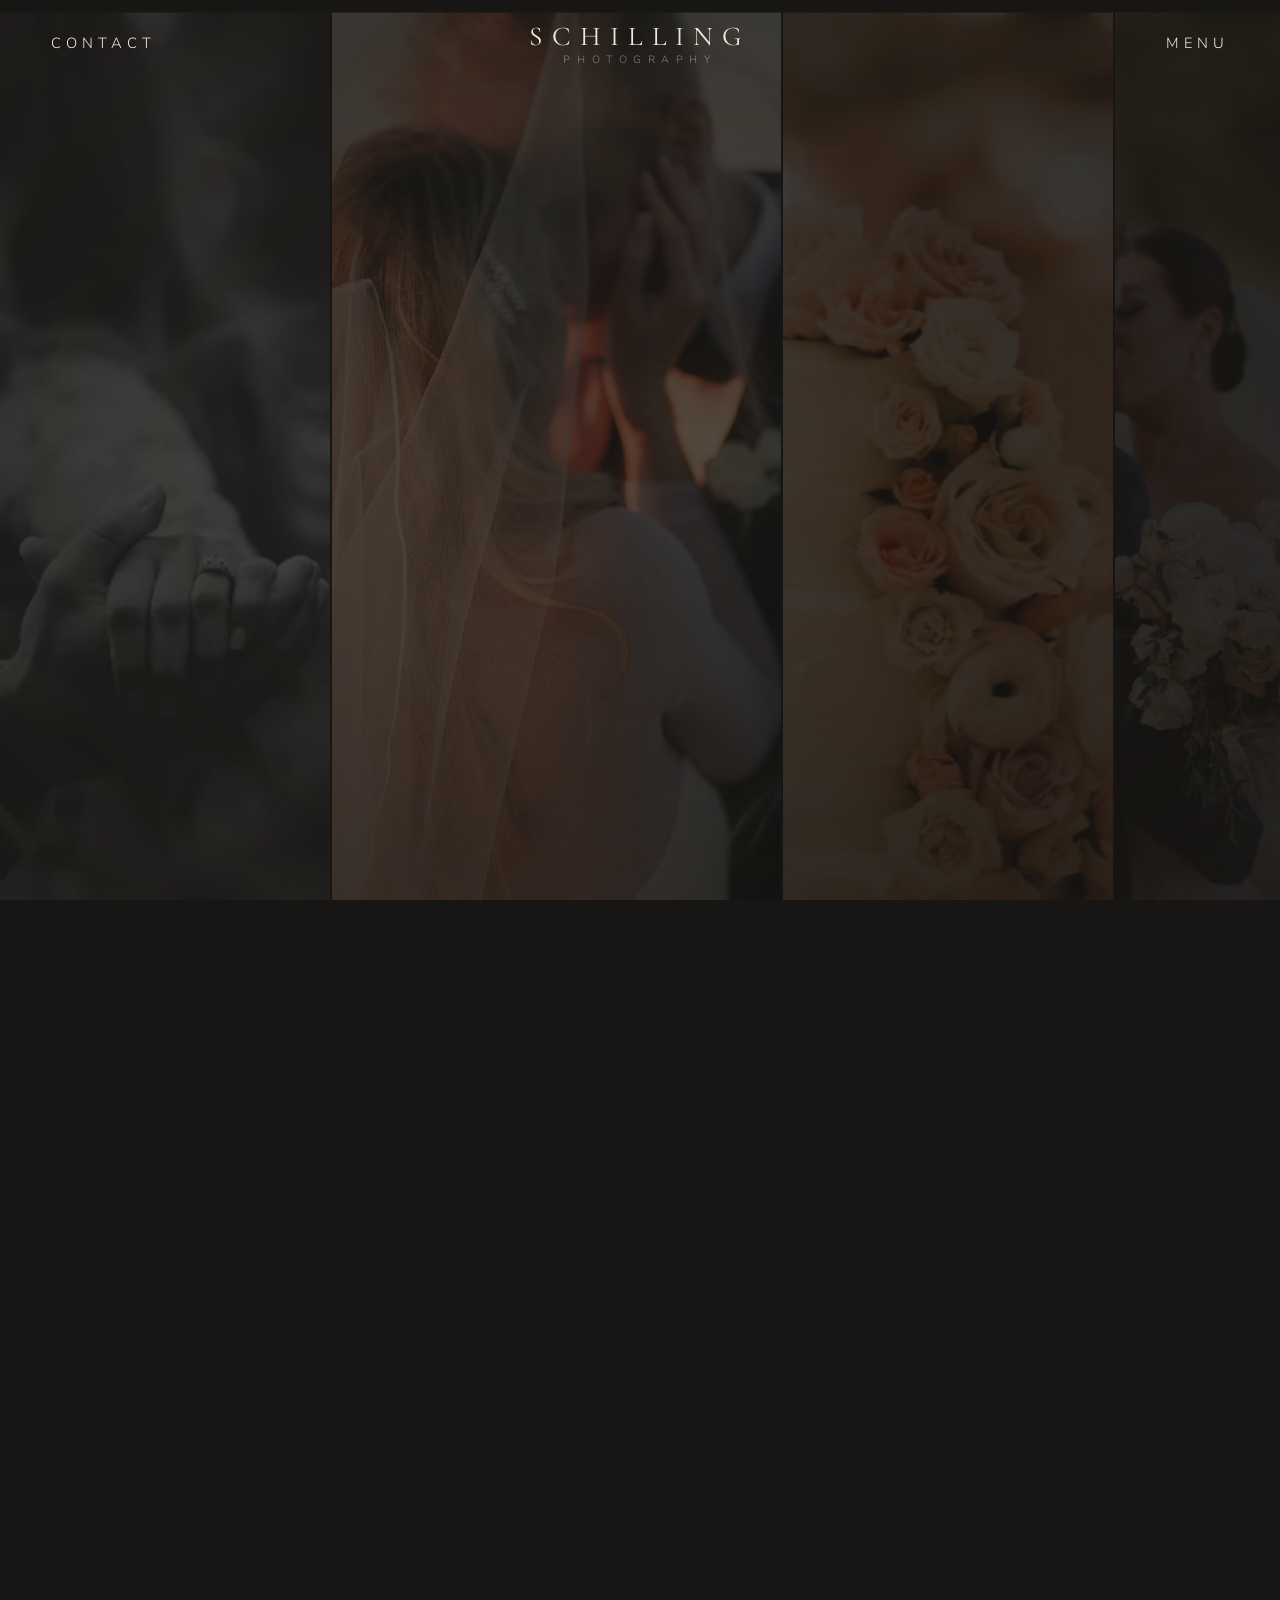
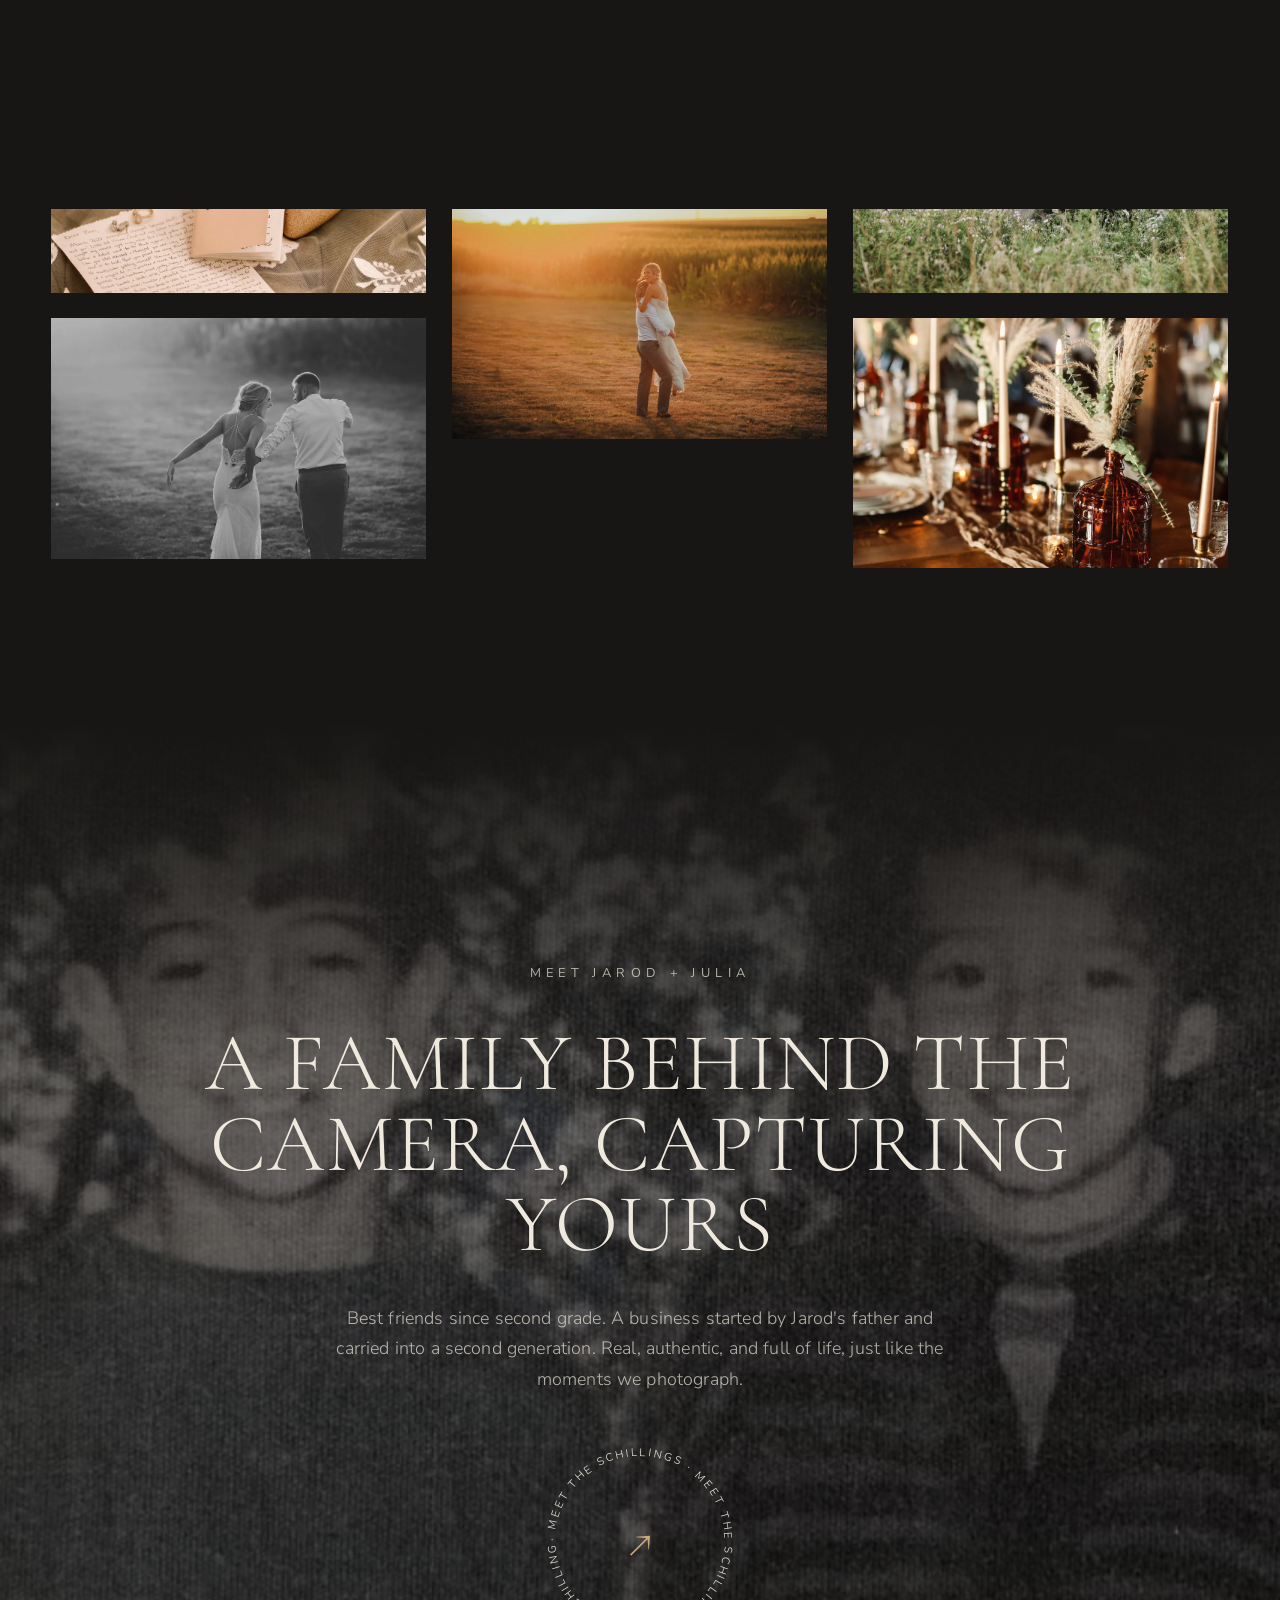
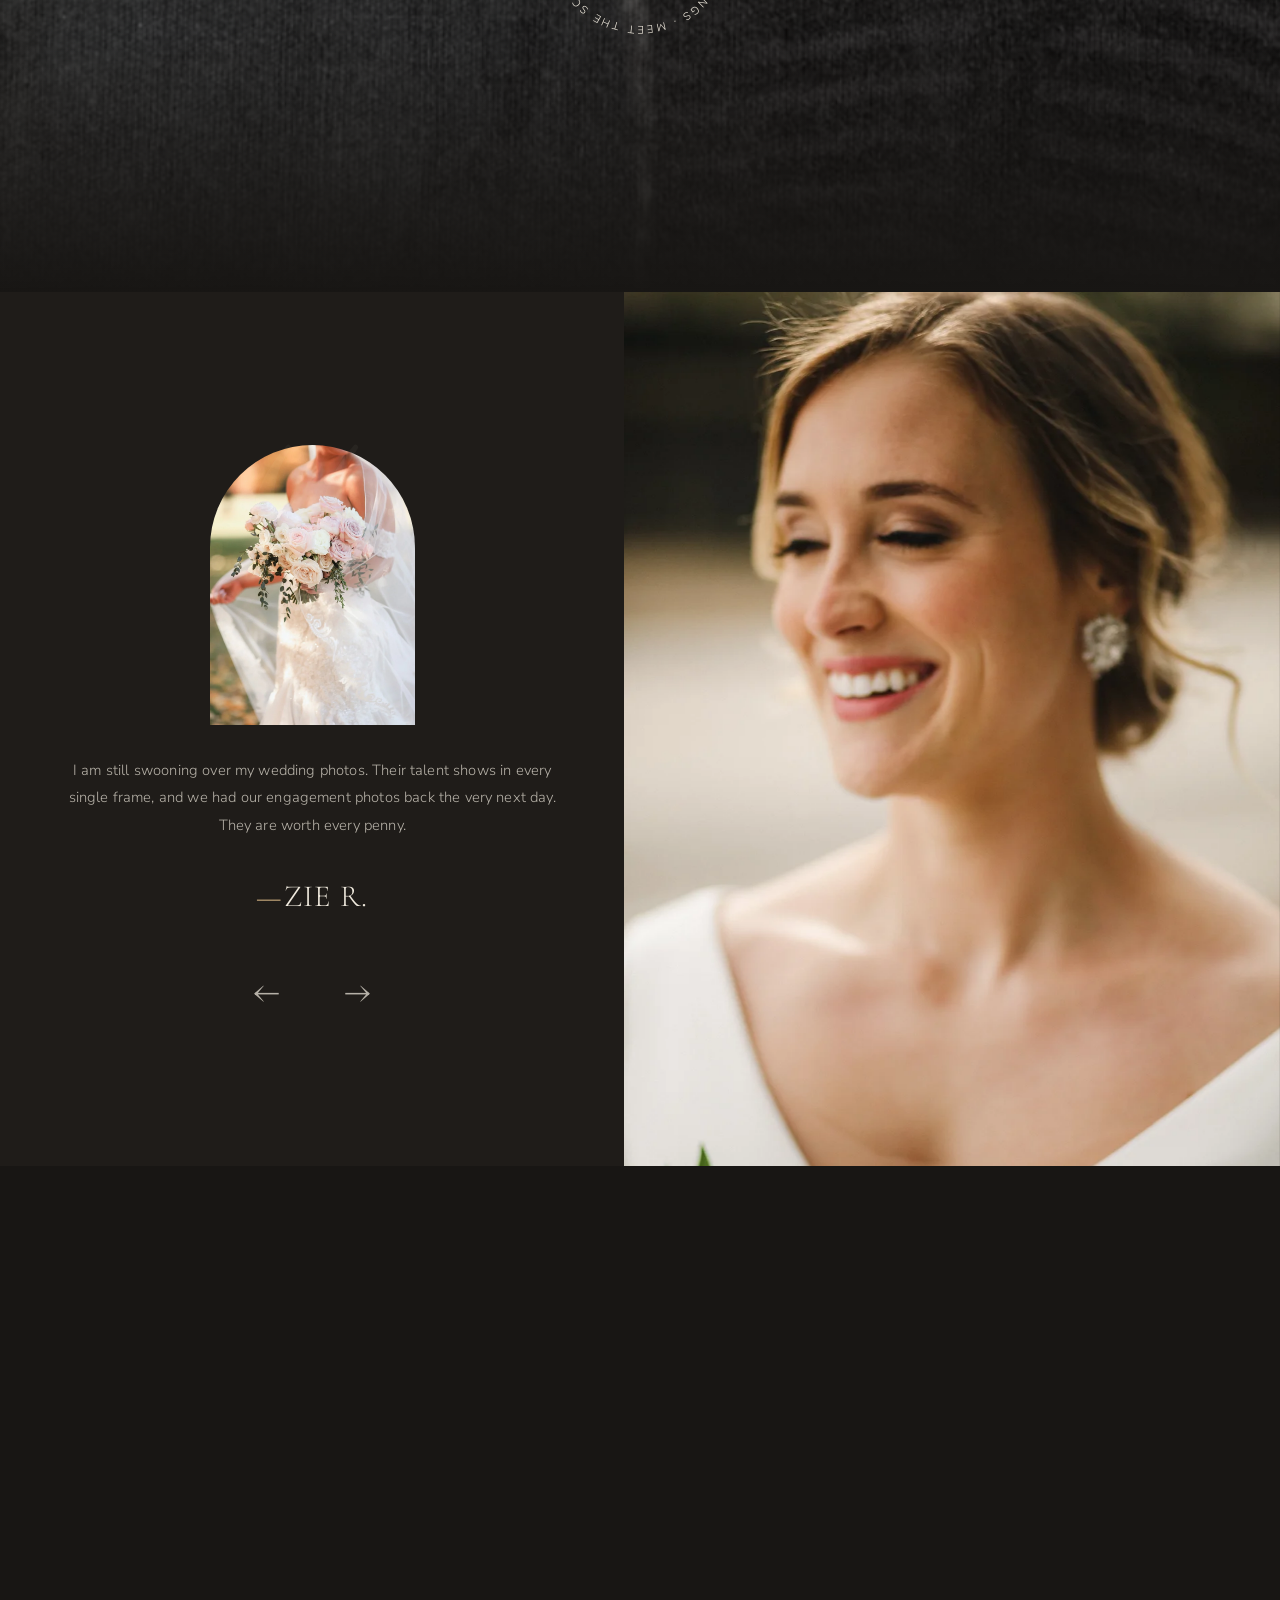
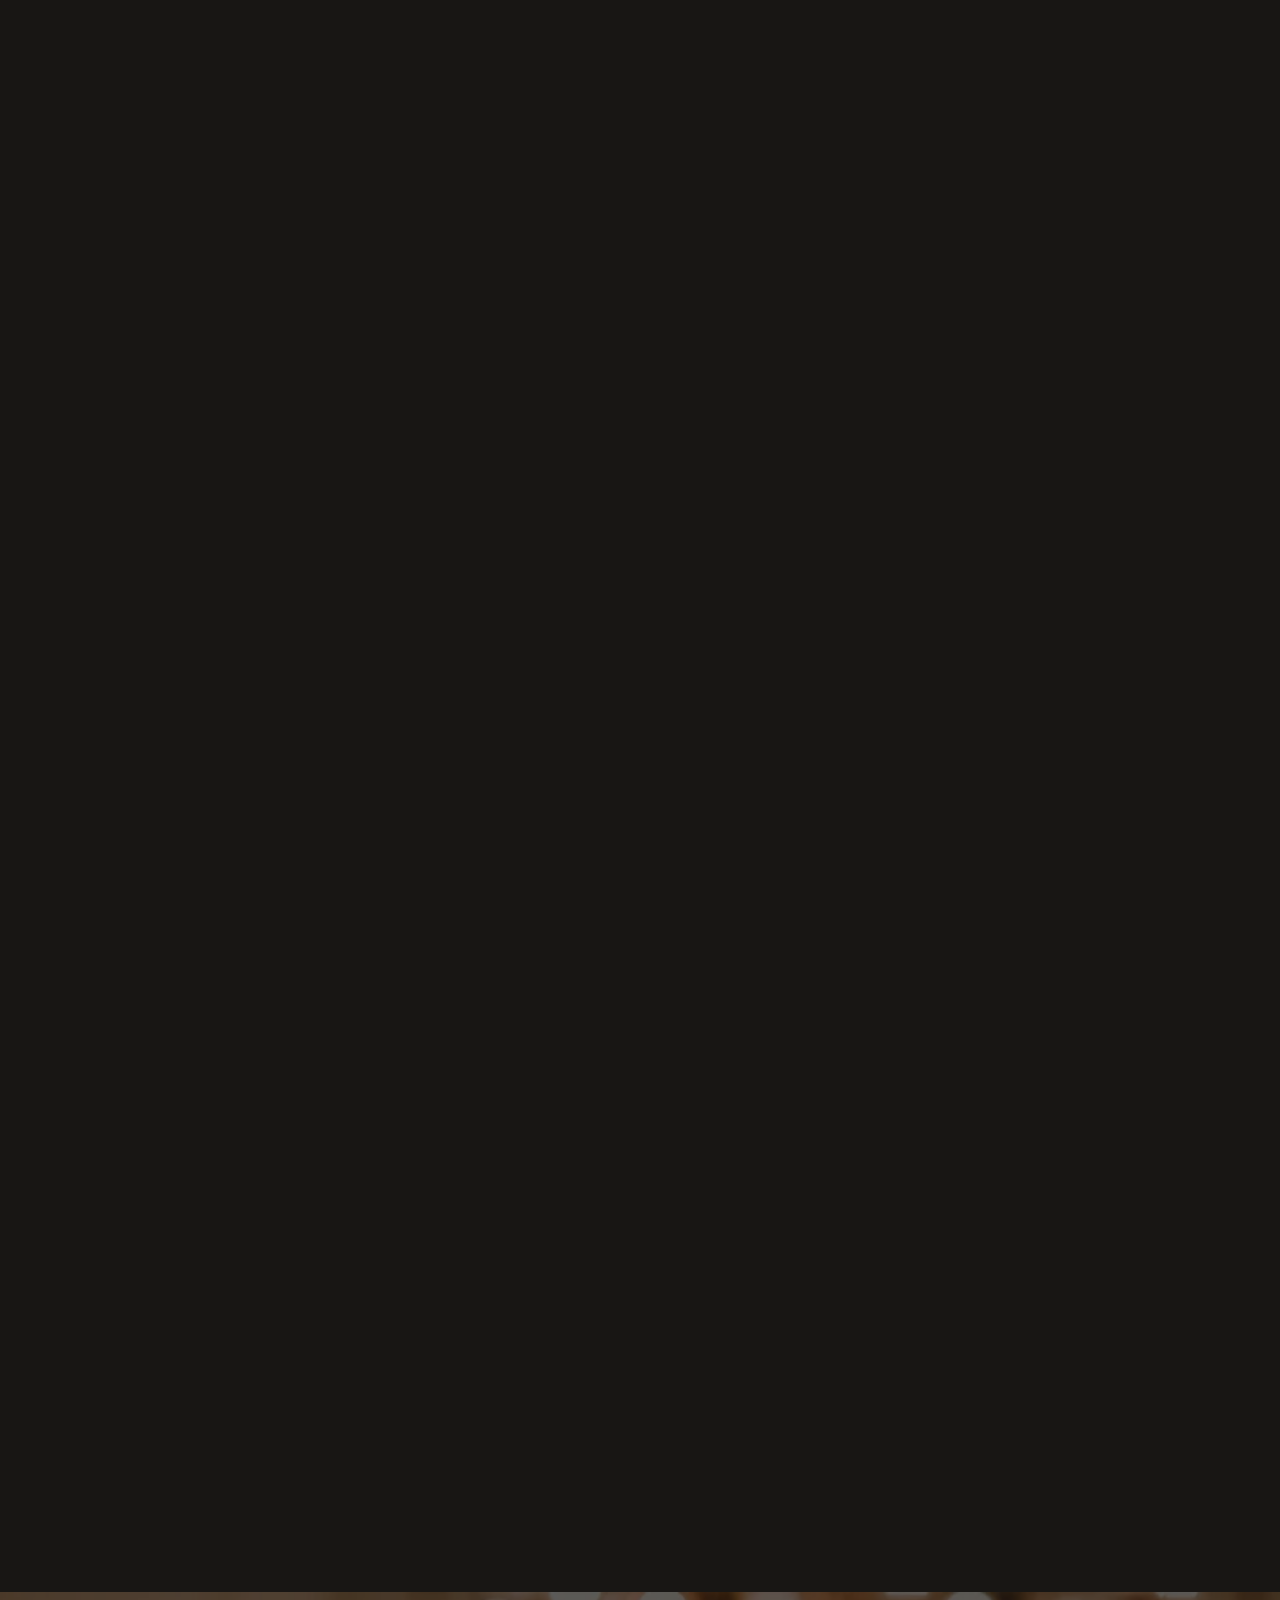
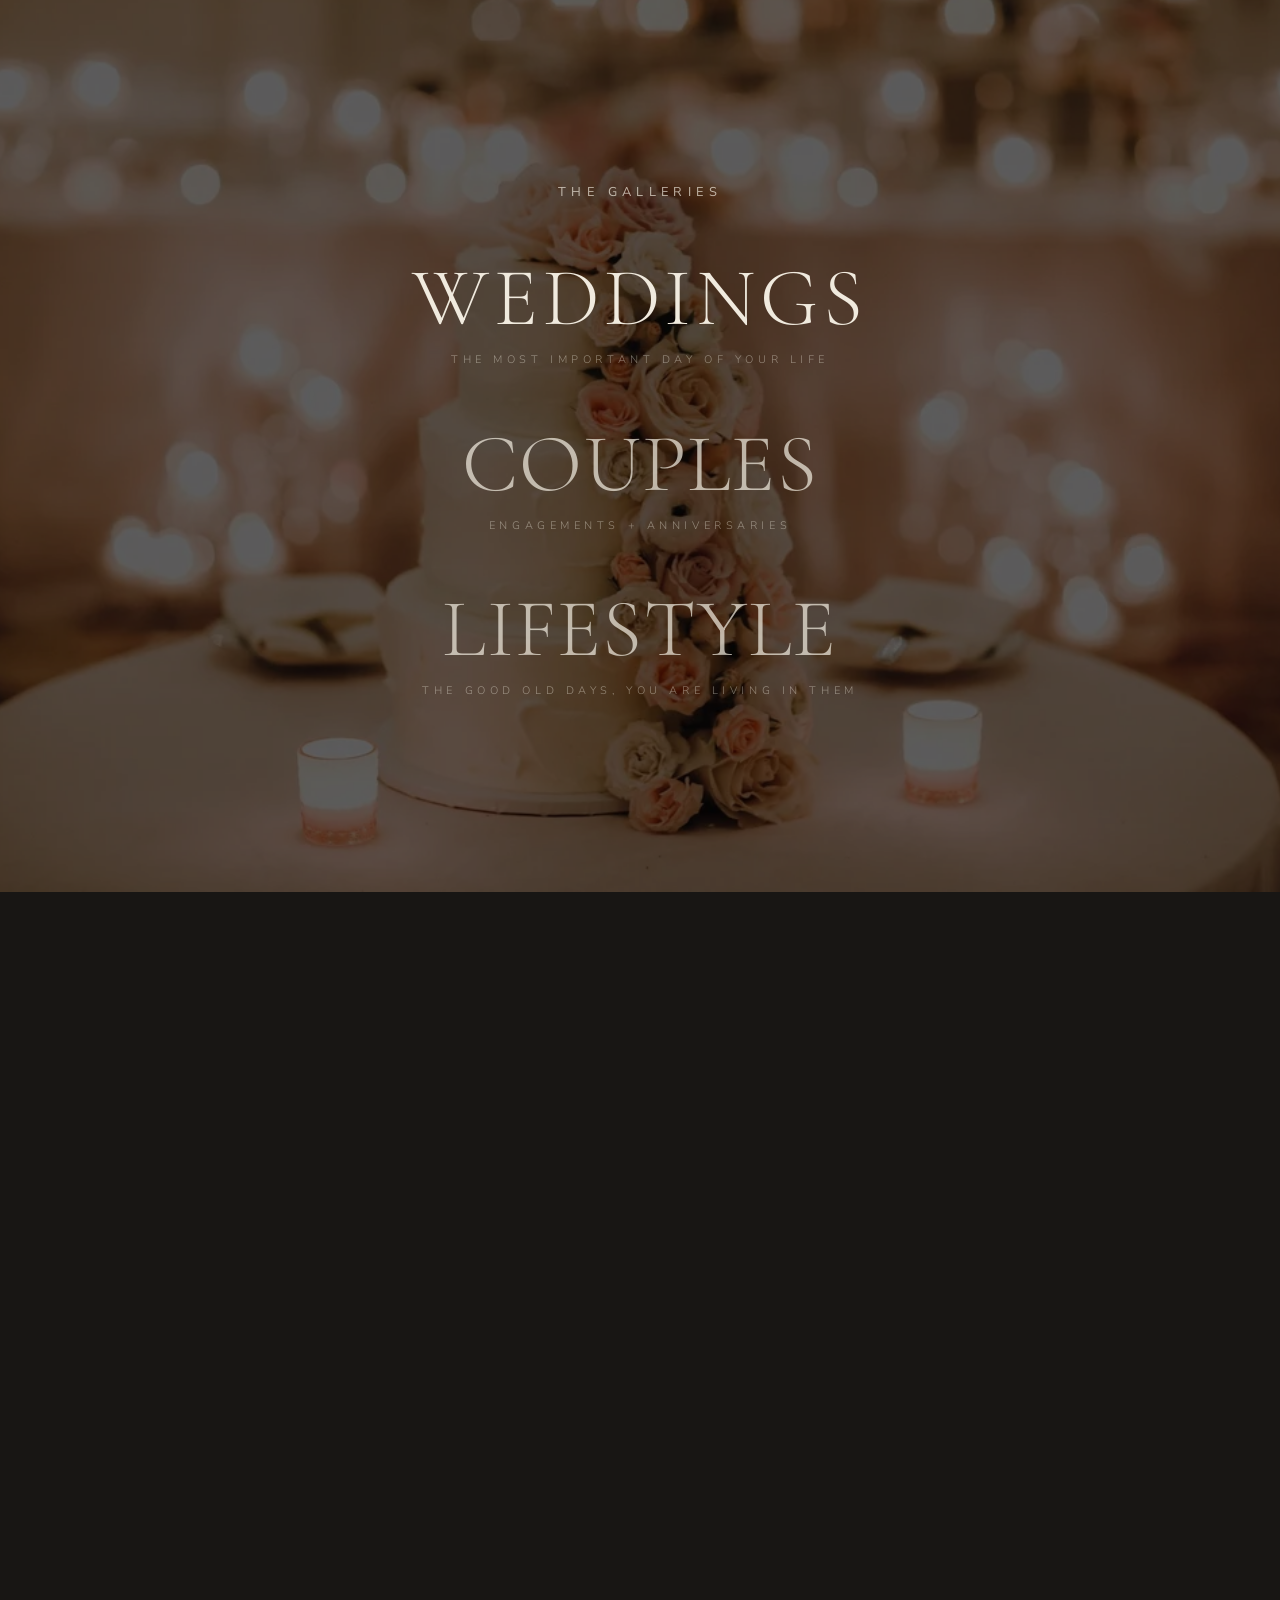
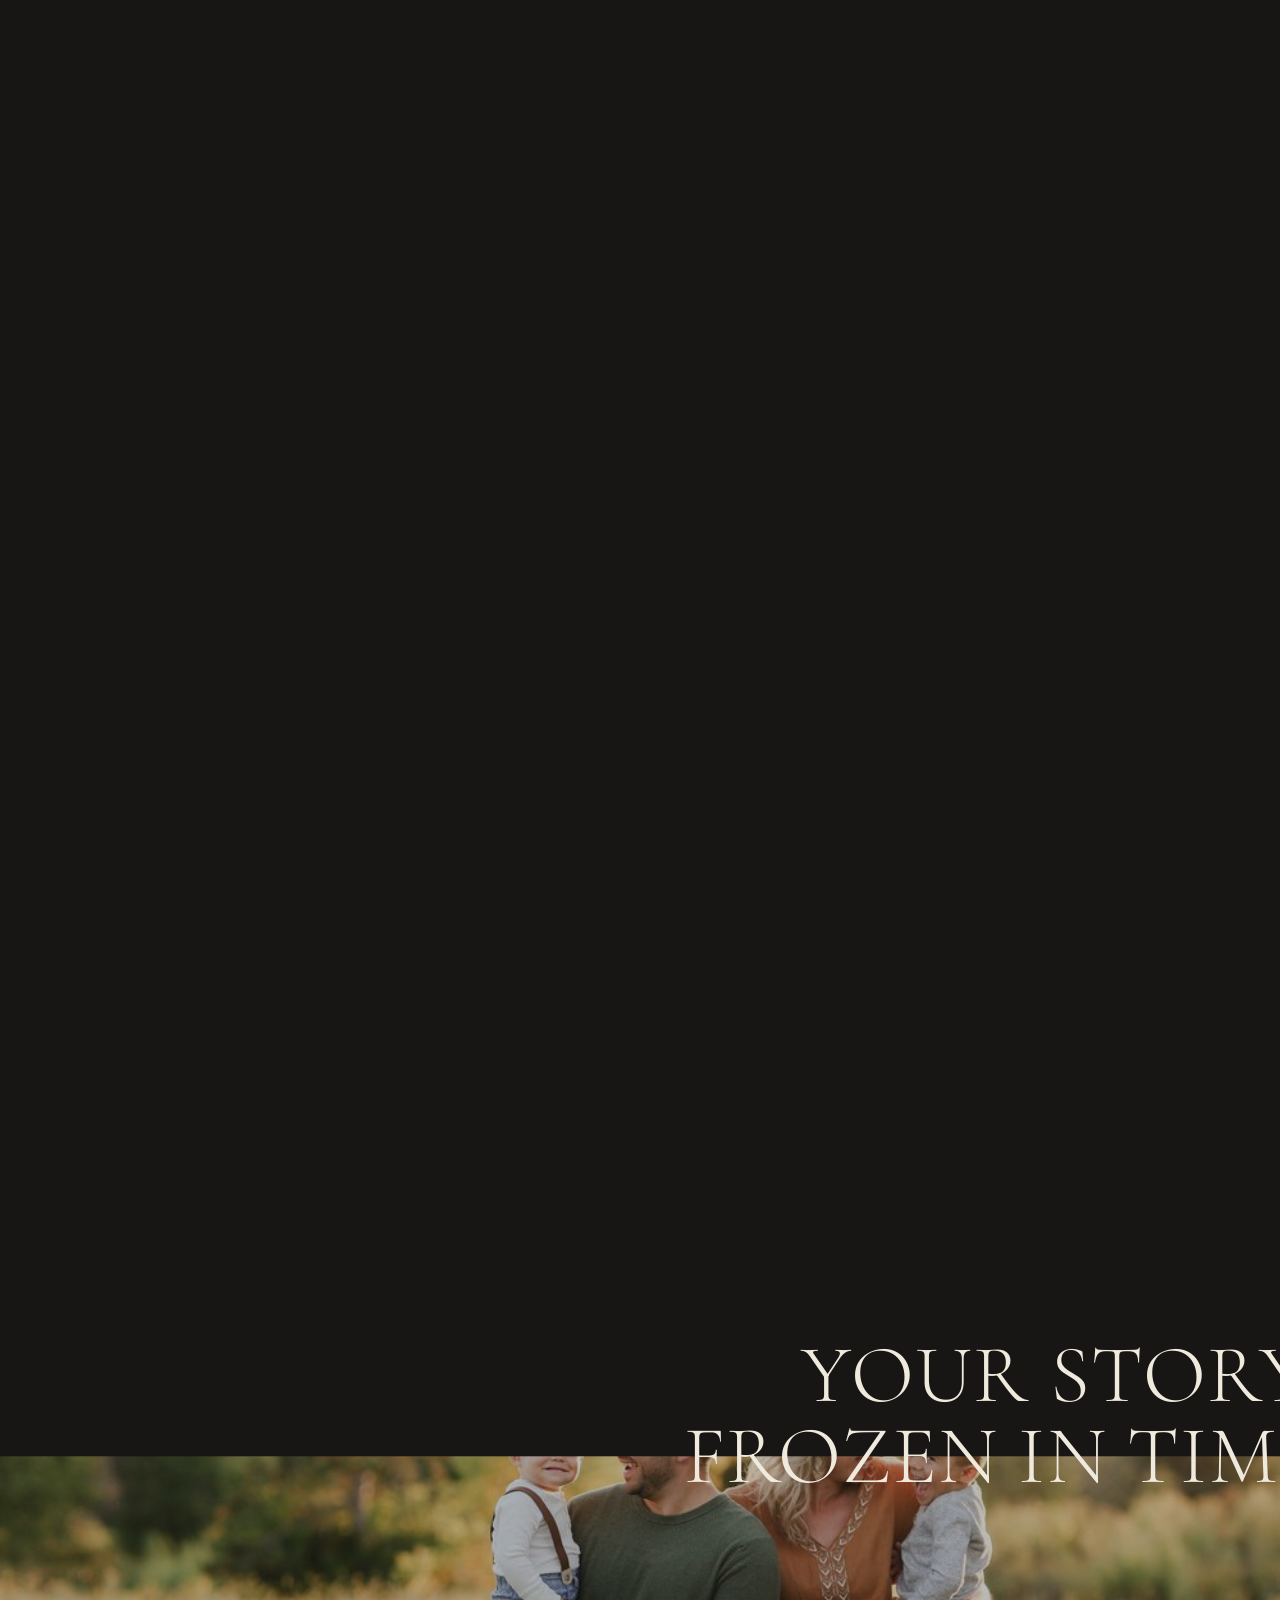
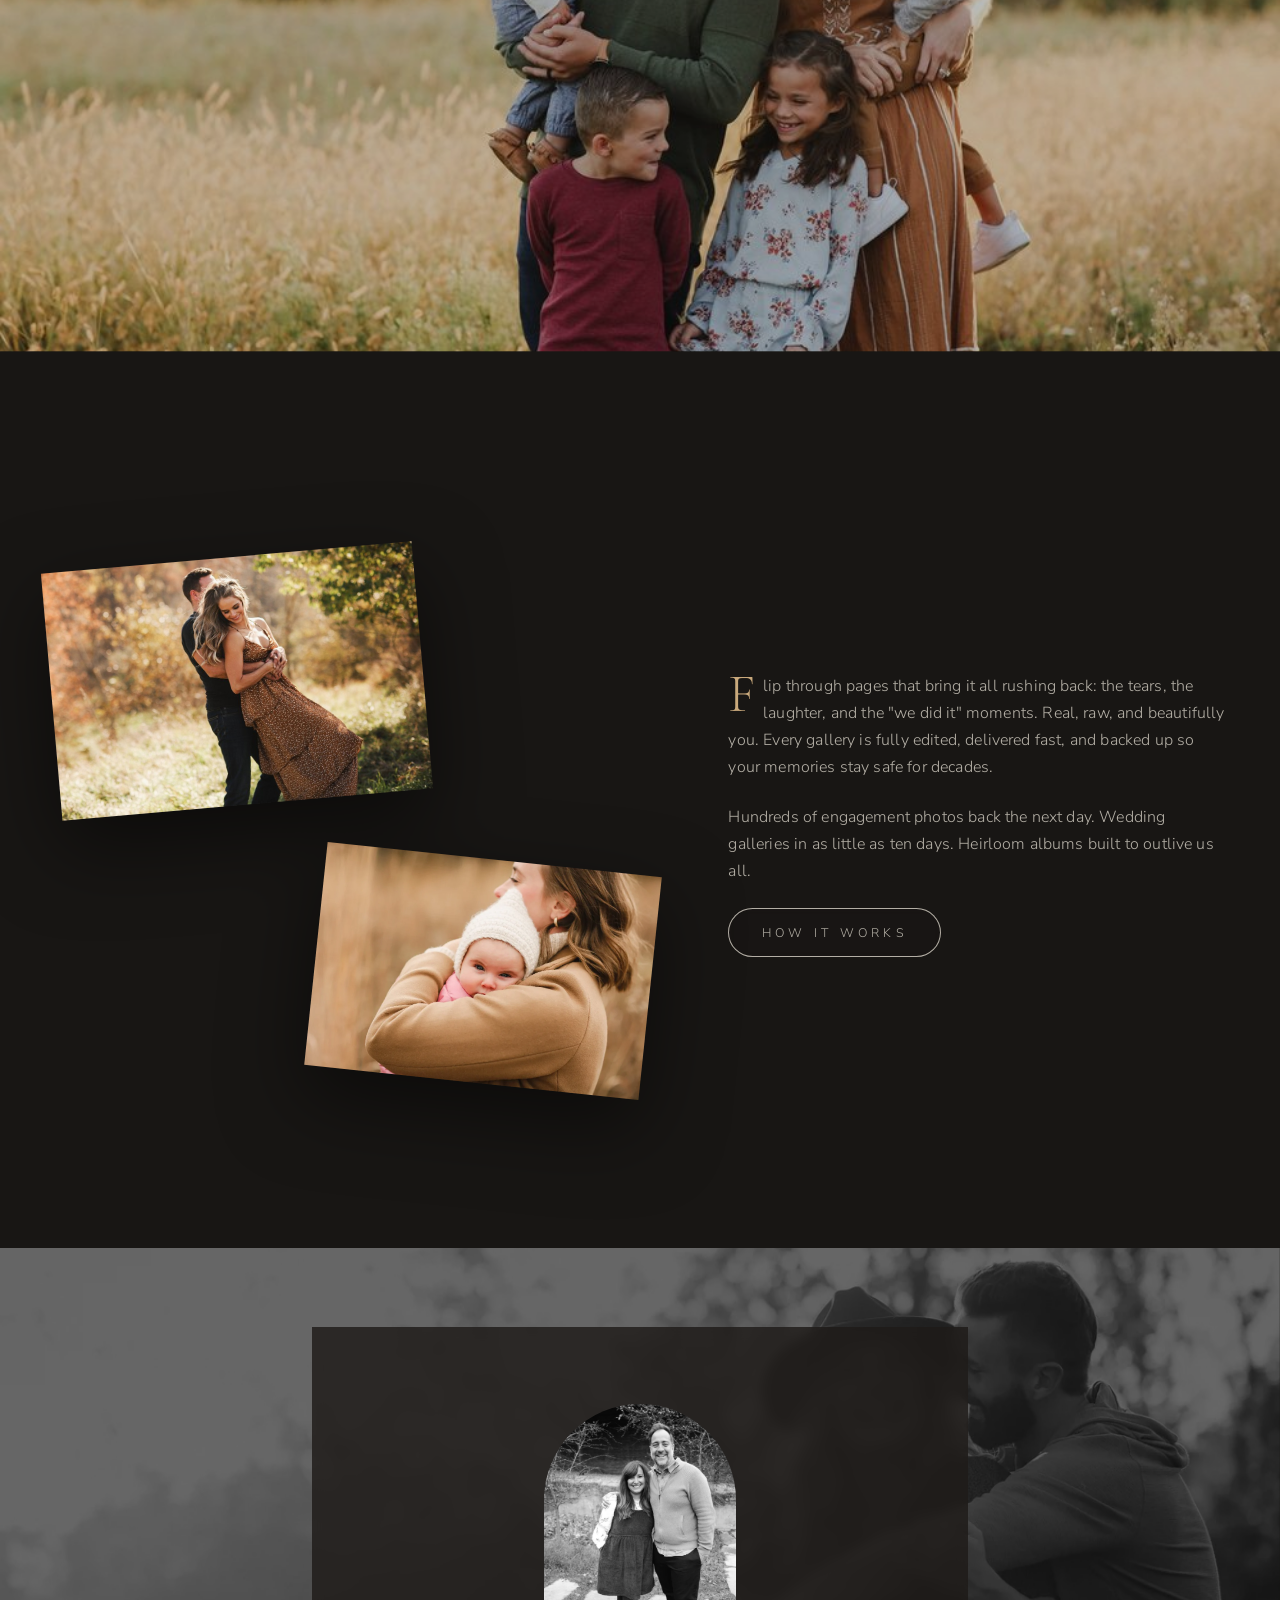
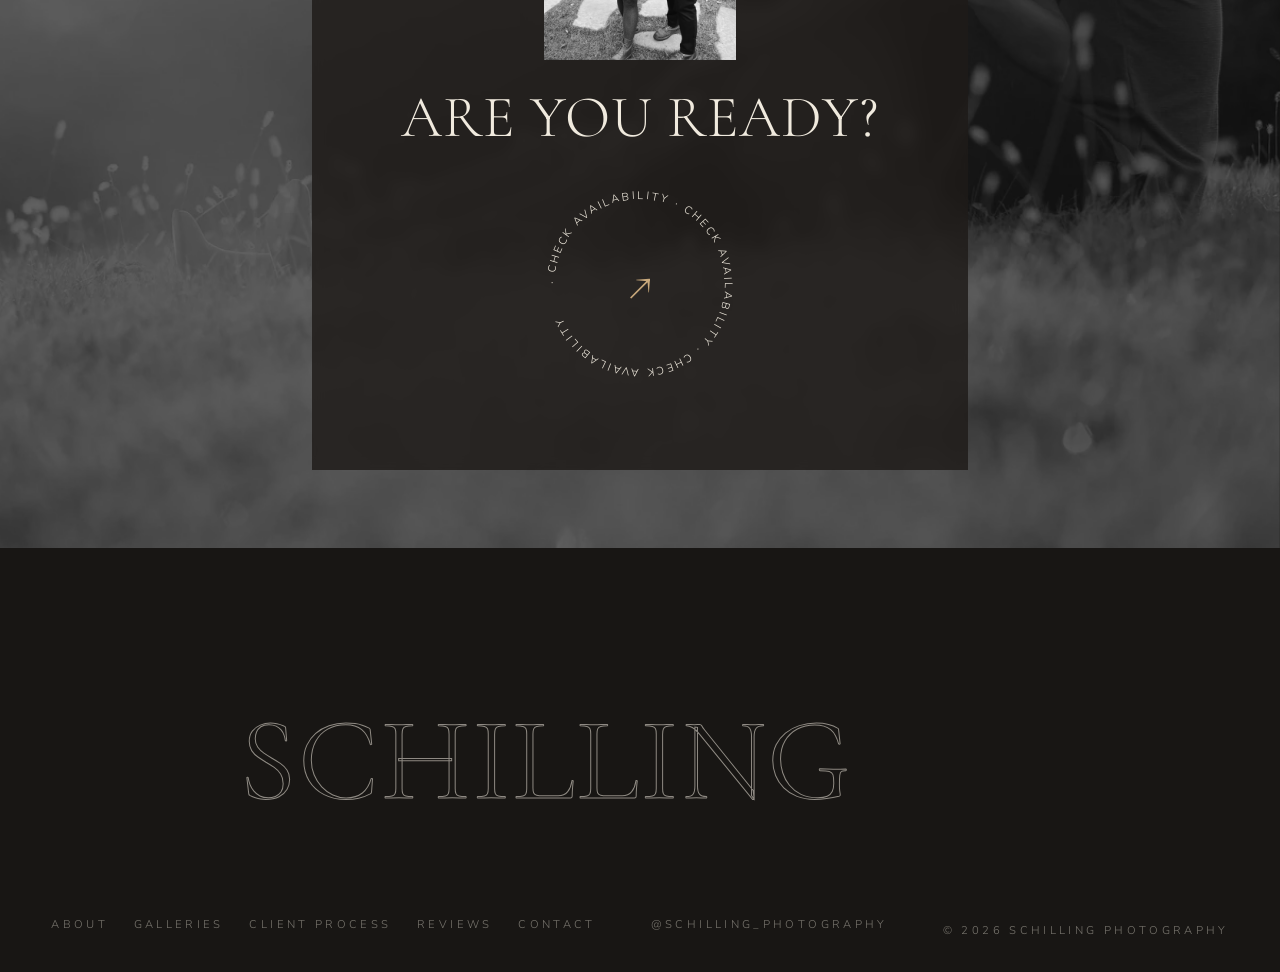
<file: index.html>
<!DOCTYPE html>
<html lang="en">
<head>
  <meta charset="UTF-8">
  <meta name="viewport" content="width=device-width, initial-scale=1.0">
  <title>Schilling Photography | Central Illinois Wedding + Portrait Photographers</title>
  <meta name="description" content="Second generation wedding and portrait photographers creating timeless, natural images filled with emotion and movement. Where your memories are kept safe.">
  <link rel="preconnect" href="https://fonts.googleapis.com">
  <link rel="preconnect" href="https://fonts.gstatic.com" crossorigin>
  <link href="https://fonts.googleapis.com/css2?family=Cormorant+Garamond:ital,wght@0,300;0,400;0,500;1,400&family=Nunito+Sans:ital,opsz,wght@0,6..12,300;0,6..12,400;0,6..12,600;1,6..12,300&display=swap" rel="stylesheet">
  <link rel="stylesheet" href="css/style.css">
  <script>if (sessionStorage.getItem("sp_nav")) document.documentElement.classList.add("from-nav");</script>
</head>
<body class="page-home">

  <div class="preloader">
    <div class="preloader__mark"><span>Schilling</span></div>
    <div class="preloader__sub"><span>Photography · Est. by a father, carried by a son</span></div>
    <div class="preloader__line"></div>
  </div>
  <div class="curtain"></div>

  <header class="nav" id="nav">
    <a class="nav__side" href="contact.html">Contact</a>
    <a class="nav__logo" href="index.html"><b>Schilling</b><i>Photography</i></a>
    <button class="nav__side" id="menu-btn" aria-controls="menu" aria-label="Menu"><span class="menu-btn__label">Menu</span><span class="menu-btn__burger" aria-hidden="true"></span></button>
  </header>

  <nav class="menu" id="menu">
    <div class="menu__inner">
      <a href="index.html" class="is-active">Home</a>
      <a href="about.html">About</a>
      <a href="galleries.html">Galleries</a>
      <a href="process.html">Client Process</a>
      <a href="reviews.html">Reviews</a>
      <a href="contact.html">Contact</a>
    </div>
    <div class="menu__foot">
      <a href="https://www.instagram.com/schilling_photography/" target="_blank" rel="noopener">Instagram</a>
      <span>Illinois + Beyond</span>
    </div>
  </nav>

  <main>

    <!-- HERO -->
    <section class="hero">
      <div class="hero__panels" aria-hidden="true">
        <div class="hero__panel"><img src="assets/img/photo-46.jpg" alt=""></div>
        <div class="hero__panel"><img src="assets/img/photo-43.jpg" alt=""></div>
        <div class="hero__panel"><img src="assets/img/photo-30.jpg" alt=""></div>
        <div class="hero__panel"><img src="assets/img/photo-56.jpg" alt=""></div>
      </div>
      <div class="hero__veil" aria-hidden="true"></div>
      <div class="hero__content">
        <p class="eyebrow">Second Generation Wedding + Portrait Photographers</p>
        <h1 class="display h-hero">Where Your Memories Are Kept Safe</h1>
        <p class="lede">Timeless, natural images filled with emotion and movement. Documented for you, and for the generations after you.</p>
        <a class="btn-pill" href="contact.html">Let's Connect</a>
      </div>
      <div class="hero__scroll">Scroll</div>
    </section>

    <!-- MASONRY GRID -->
    <section class="section section--flush">
      <div class="masonry">
        <div class="masonry__col">
          <figure><img loading="lazy" src="assets/img/photo-49.jpg" alt="Bride and groom portrait"></figure>
          <figure><img loading="lazy" src="assets/img/photo-24.jpg" alt="Wedding day moment"></figure>
          <figure><img loading="lazy" src="assets/img/photo-44.jpg" alt="Ceremony"></figure>
        </div>
        <div class="masonry__col">
          <figure><img loading="lazy" src="assets/img/photo-29.jpg" alt="Couple at sunset"></figure>
          <figure><img loading="lazy" src="assets/img/photo-26.jpg" alt="Reception details"></figure>
          <figure><img loading="lazy" src="assets/img/photo-37.jpg" alt="First dance"></figure>
        </div>
        <div class="masonry__col">
          <figure><img loading="lazy" src="assets/img/photo-27.jpg" alt="Bridal party"></figure>
          <figure><img loading="lazy" src="assets/img/photo-36.jpg" alt="Golden hour portrait"></figure>
          <figure><img loading="lazy" src="assets/img/photo-28.jpg" alt="Celebration"></figure>
        </div>
      </div>
    </section>

    <!-- MEET -->
    <section class="meet">
      <div class="meet__bg" aria-hidden="true"><img data-parallax="0.18" src="assets/img/photo-35.jpg" alt=""></div>
      <div class="meet__content">
        <p class="eyebrow" data-reveal>Meet Jarod + Julia</p>
        <h2 class="display h-giant" data-reveal>A Family Behind the Camera, Capturing Yours</h2>
        <p class="lede" data-reveal>Best friends since second grade. A business started by Jarod's father and carried into a second generation. Real, authentic, and full of life, just like the moments we photograph.</p>
        <a class="orbit" href="about.html" aria-label="Meet the Schillings" data-reveal>
          <svg class="ring" viewBox="0 0 200 200" aria-hidden="true">
            <defs><path id="circlePath" d="M 100,100 m -78,0 a 78,78 0 1,1 156,0 a 78,78 0 1,1 -156,0"></path></defs>
            <text><textPath href="#circlePath">· Meet the Schillings · Meet the Schillings · Meet the Schillings</textPath></text>
          </svg>
          <span class="orbit__arrow">&#8599;</span>
        </a>
      </div>
    </section>

    <!-- TESTIMONIALS -->
    <section class="testimonials">
      <div class="testimonials__panel">
        <div class="t-slides">
          <div class="t-slide is-active">
          <div class="t-slide__photo"><img loading="lazy" src="assets/img/photo-58.jpg" alt=""></div>
          <blockquote>I am still swooning over my wedding photos. Their talent shows in every single frame, and we had our engagement photos back the very next day. They are worth every penny.</blockquote>
          <cite>Zie R.</cite>
        </div>
        <div class="t-slide">
          <div class="t-slide__photo"><img loading="lazy" src="assets/img/photo-45.jpg" alt=""></div>
          <blockquote>The weather was gloomy, but man oh man did our photos look breathtaking. Jarod was patient, easy going, and genuine all day. His skill behind the camera exceeded every expectation.</blockquote>
          <cite>Sabrina B.</cite>
        </div>
        <div class="t-slide">
          <div class="t-slide__photo"><img loading="lazy" src="assets/img/photo-55.jpg" alt=""></div>
          <blockquote>They made our wedding day one we will never forget. Patient and kind with every guest, calm and smiling all day, and the photos made us feel like supermodels.</blockquote>
          <cite>Kylie M.</cite>
        </div>
        </div>
        <div class="testimonials__arrows">
          <button class="t-prev" aria-label="Previous review">&#8592;</button>
          <button class="t-next" aria-label="Next review">&#8594;</button>
        </div>
      </div>
      <div class="testimonials__media" aria-hidden="true">
        <img src="assets/img/photo-03.jpg" alt="">
        <img src="assets/img/photo-38.jpg" alt="">
        <img src="assets/img/photo-33.jpg" alt="">
      </div>
    </section>

    <!-- GALLERIES INDEX -->
    <section class="galleries-index">
      <div class="galleries-index__bgs" aria-hidden="true">
        <img data-key="weddings" src="assets/img/photo-30.jpg" alt="">
        <img data-key="couples" src="assets/img/photo-01.jpg" alt="">
        <img data-key="lifestyle" src="assets/img/photo-59.jpg" alt="">
      </div>
      <div class="galleries-index__list">
        <p class="eyebrow" data-reveal>The Galleries</p>
        <a class="gi-item" data-key="weddings" href="galleries.html#weddings" data-reveal>
          <span class="display h-giant">Weddings</span>
          <small>The most important day of your life</small>
        </a>
        <a class="gi-item" data-key="couples" href="galleries.html#couples" data-reveal>
          <span class="display h-giant">Couples</span>
          <small>Engagements + anniversaries</small>
        </a>
        <a class="gi-item" data-key="lifestyle" href="galleries.html#lifestyle" data-reveal>
          <span class="display h-giant">Lifestyle</span>
          <small>The good old days, you are living in them</small>
        </a>
      </div>
    </section>

    <!-- STORY -->
    <section class="story section section--flush">
      <div class="story__head">
        <h2 class="display h-giant" data-drift="right">Your Story,<br>Frozen in Time</h2>
      </div>
      <div class="story__strip">
        <img class="wide" data-parallax="0.12" loading="lazy" src="assets/img/photo-52.jpg" alt="Wedding ceremony wide shot">
      </div>
      <div class="story__grid">
        <div class="story__cards" data-reveal>
          <img loading="lazy" src="assets/img/photo-41.jpg" alt="Album spread">
          <img loading="lazy" src="assets/img/photo-42.jpg" alt="Album detail">
        </div>
        <div class="prose">
          <p class="dropcap" data-reveal>Flip through pages that bring it all rushing back: the tears, the laughter, and the "we did it" moments. Real, raw, and beautifully you. Every gallery is fully edited, delivered fast, and backed up so your memories stay safe for decades.</p>
          <p data-reveal>Hundreds of engagement photos back the next day. Wedding galleries in as little as ten days. Heirloom albums built to outlive us all.</p>
          <div data-reveal><a class="btn-pill" href="process.html">How It Works</a></div>
        </div>
      </div>
    </section>

    <!-- CTA -->
    <section class="cta">
      <div class="cta__bg" aria-hidden="true"><img data-parallax="0.16" loading="lazy" src="assets/img/photo-01.jpg" alt=""></div>
      <div class="cta__card" data-reveal>
        <figure><img loading="lazy" src="assets/img/photo-63.jpg" alt="Jarod and Julia Schilling"></figure>
        <h2 class="display h-big">Are You Ready?</h2>
        <a class="orbit" href="contact.html" aria-label="Check availability">
          <svg class="ring" viewBox="0 0 200 200" aria-hidden="true">
            <defs><path id="circlePath2" d="M 100,100 m -78,0 a 78,78 0 1,1 156,0 a 78,78 0 1,1 -156,0"></path></defs>
            <text><textPath href="#circlePath2">· Check Availability · Check Availability · Check Availability</textPath></text>
          </svg>
          <span class="orbit__arrow">&#8599;</span>
        </a>
      </div>
    </section>

  </main>

  <footer class="footer">
    <div class="footer__giant display" data-drift="left">Schilling</div>
    <div class="footer__meta">
      <nav>
        <a href="about.html">About</a>
        <a href="galleries.html">Galleries</a>
        <a href="process.html">Client Process</a>
        <a href="reviews.html">Reviews</a>
        <a href="contact.html">Contact</a>
      </nav>
      <a href="https://www.instagram.com/schilling_photography/" target="_blank" rel="noopener">@schilling_photography</a>
      <span>&copy; 2026 Schilling Photography</span>
    </div>
  </footer>

  <script src="js/vendor/gsap.min.js"></script>
  <script src="js/vendor/ScrollTrigger.min.js"></script>
  <script src="js/vendor/lenis.min.js"></script>
  <script src="js/main.js"></script>
</body>
</html>
</file>
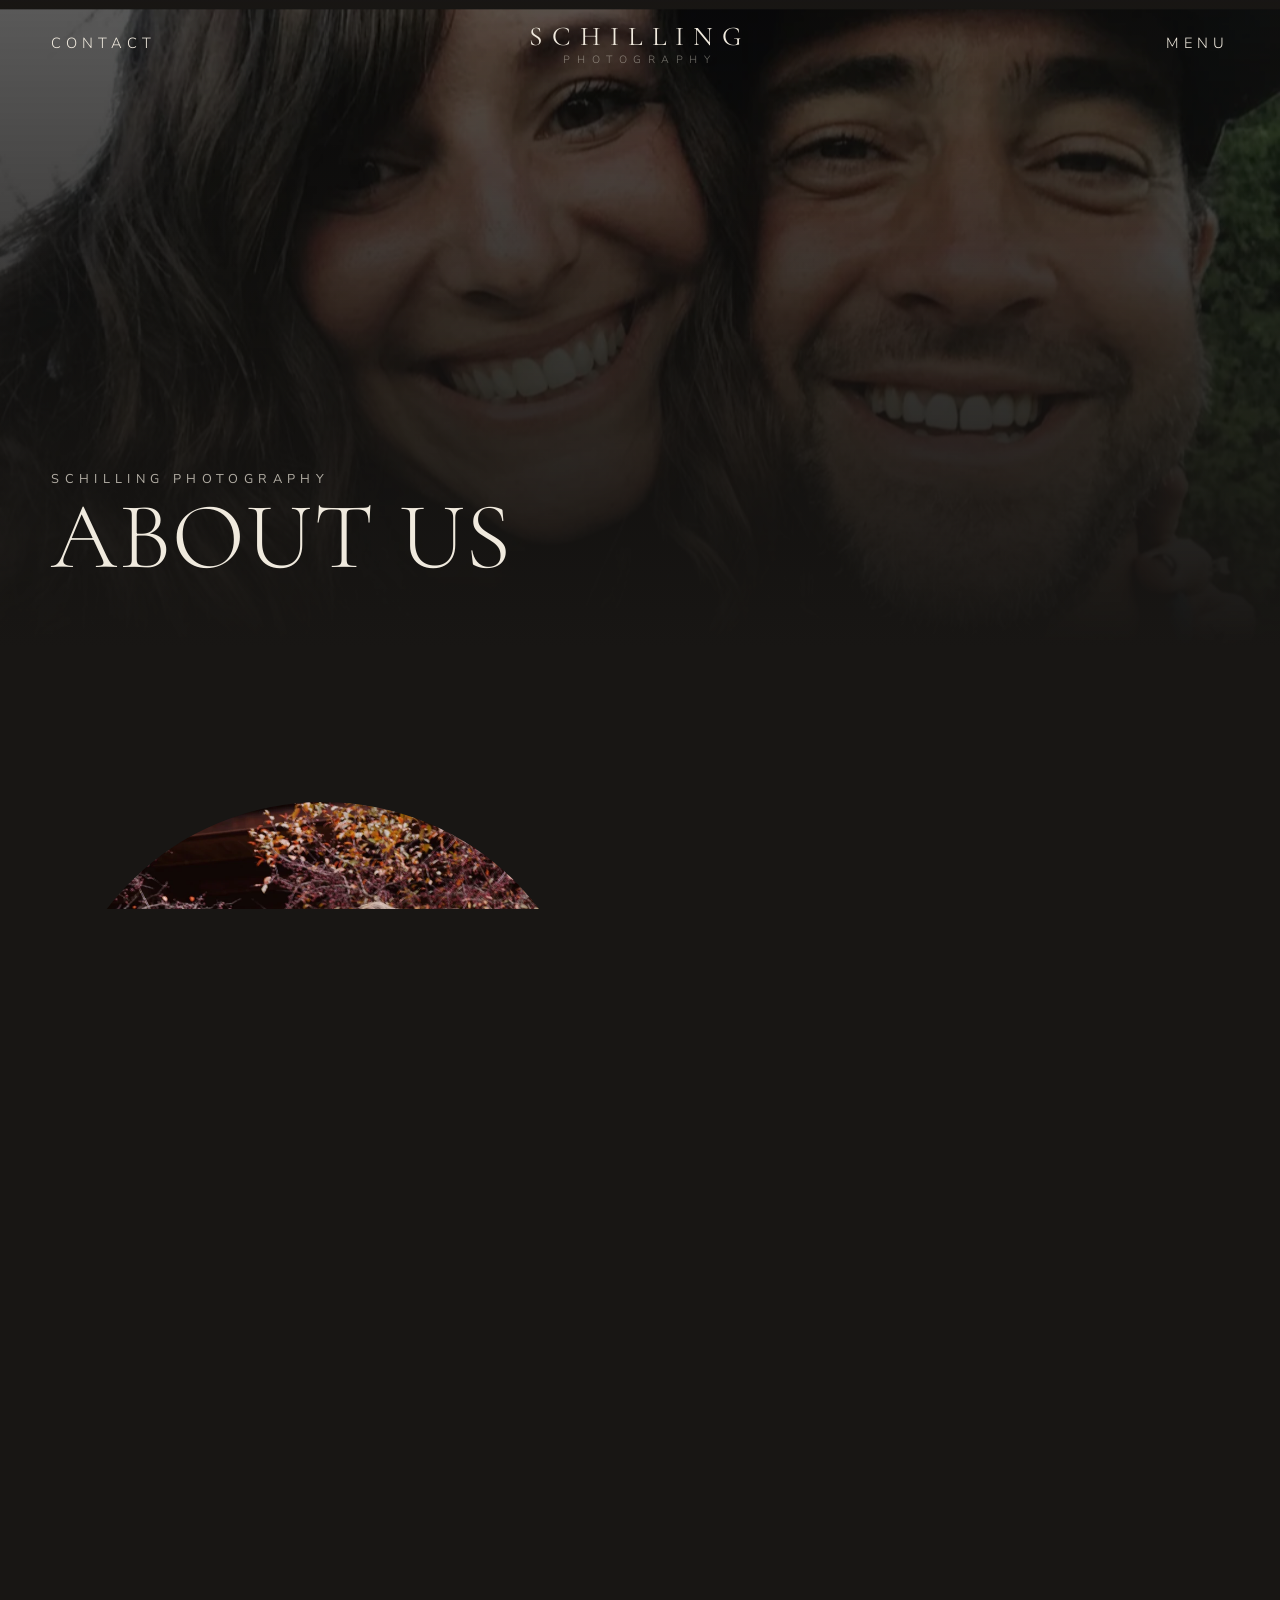
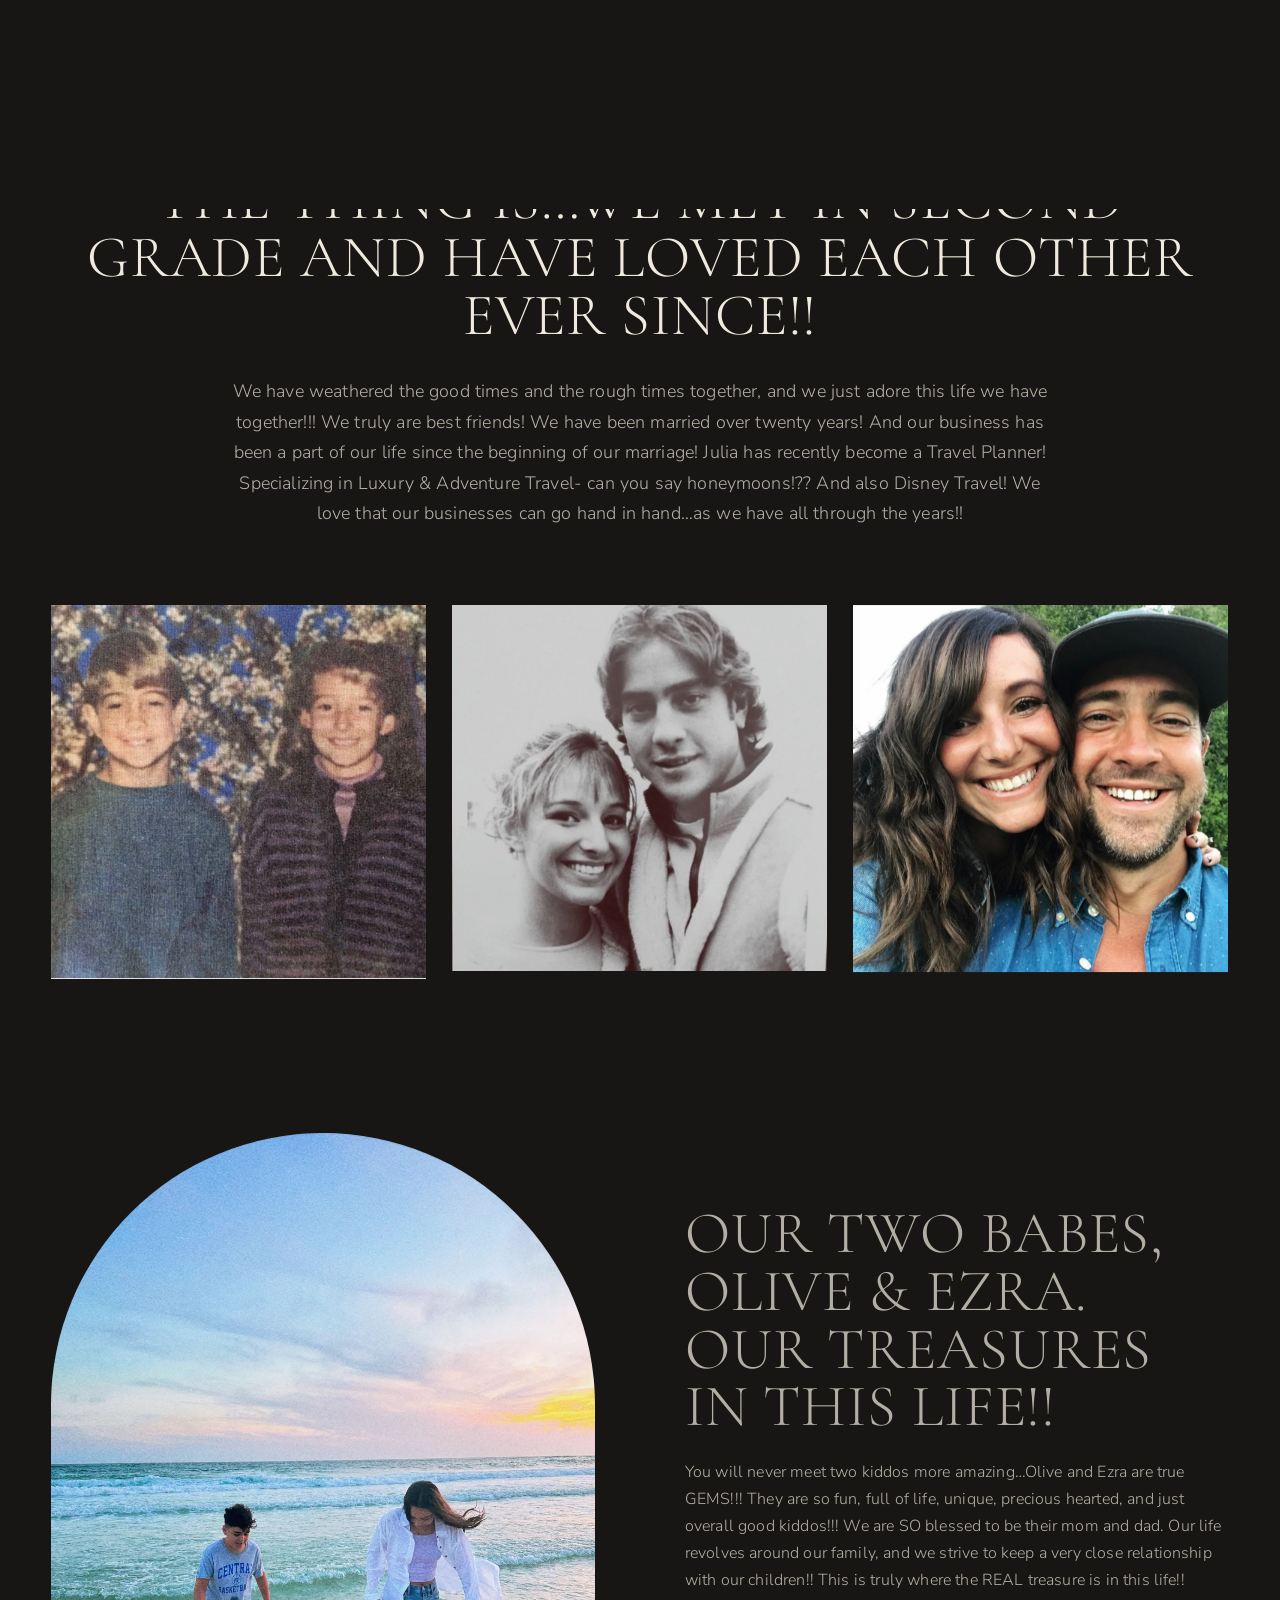
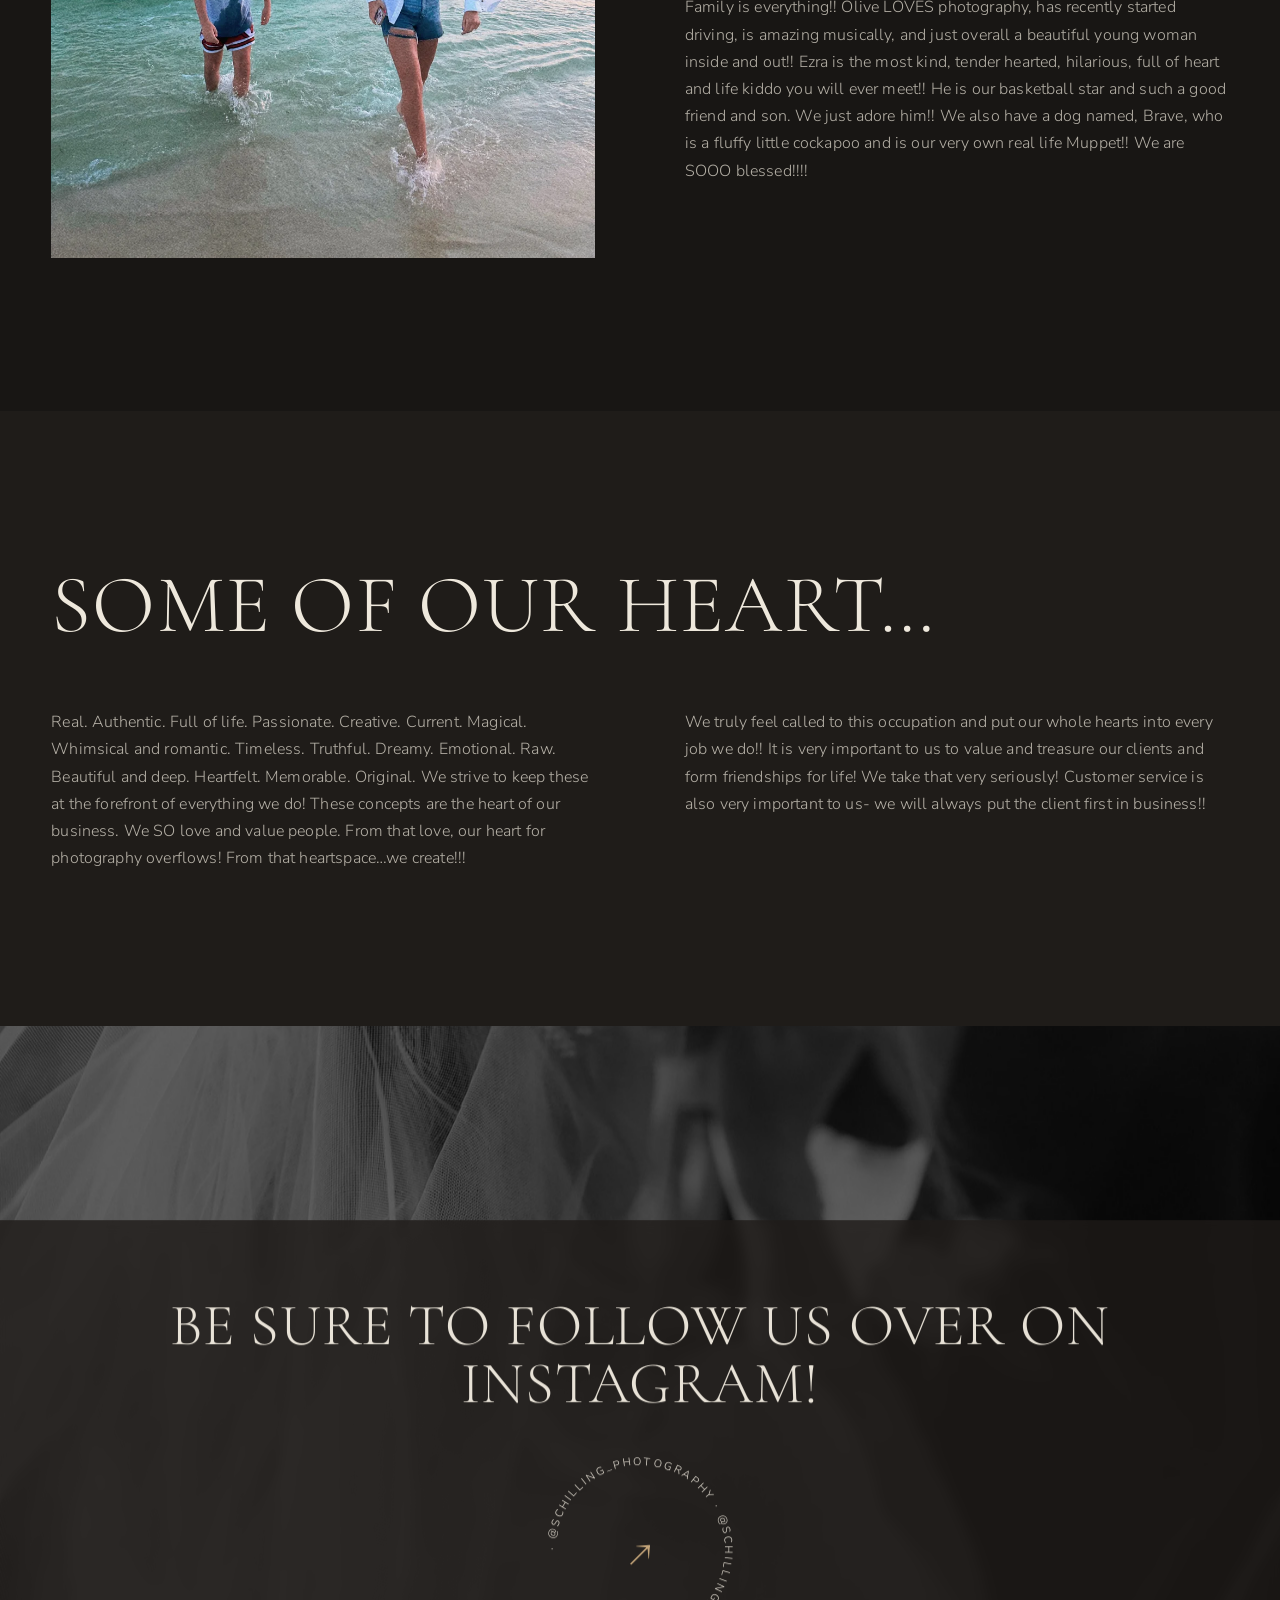
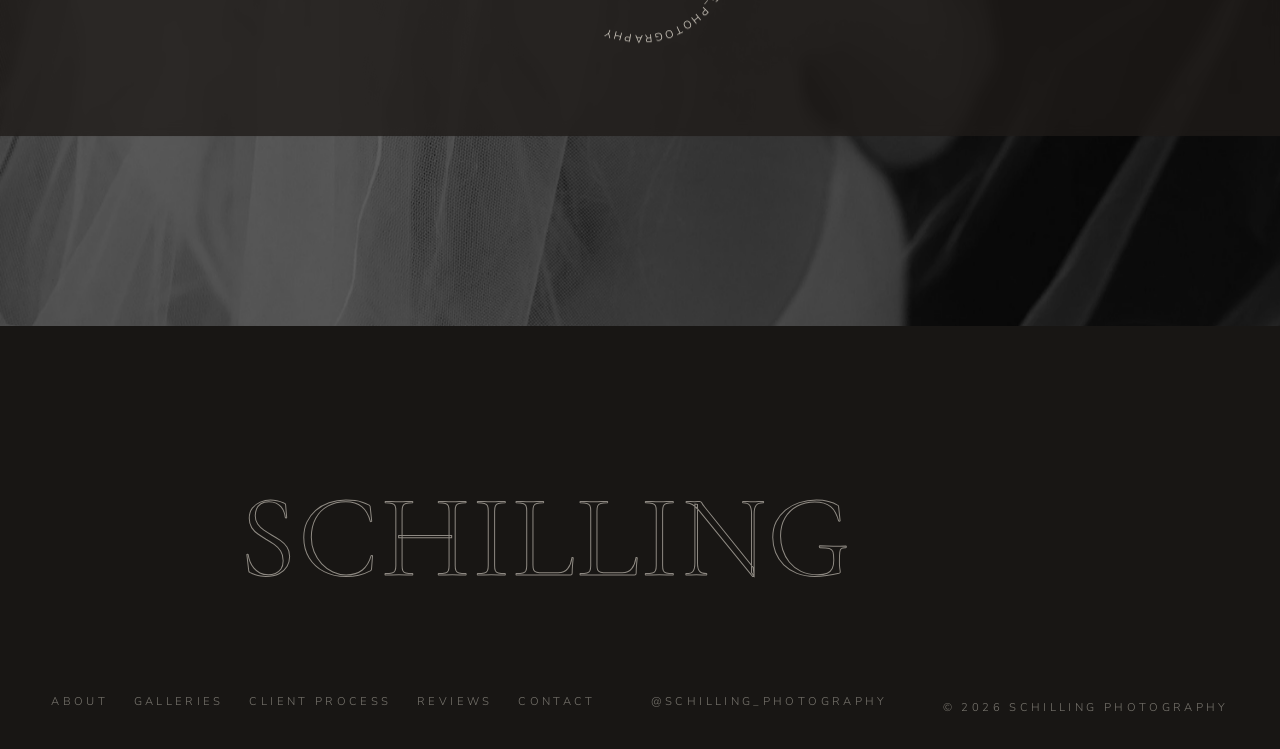
<file: about.html>
<!DOCTYPE html>
<html lang="en">
<head>
  <meta charset="UTF-8">
  <meta name="viewport" content="width=device-width, initial-scale=1.0">
  <title>About | Schilling Photography</title>
  <meta name="description" content="Jarod and Julia Schilling: a family based photography team. Jarod's dad started the business over 40 years ago.">
  <link rel="preconnect" href="https://fonts.googleapis.com">
  <link rel="preconnect" href="https://fonts.gstatic.com" crossorigin>
  <link href="https://fonts.googleapis.com/css2?family=Cormorant+Garamond:ital,wght@0,300;0,400;0,500;1,400&family=Nunito+Sans:ital,opsz,wght@0,6..12,300;0,6..12,400;0,6..12,600;1,6..12,300&display=swap" rel="stylesheet">
  <link rel="stylesheet" href="css/style.css">
  <script>if (sessionStorage.getItem("sp_nav")) document.documentElement.classList.add("from-nav");</script>
</head>
<body class="page-about">

  <div class="curtain"></div>

  <header class="nav" id="nav">
    <a class="nav__side" href="contact.html">Contact</a>
    <a class="nav__logo" href="index.html"><b>Schilling</b><i>Photography</i></a>
    <button class="nav__side" id="menu-btn" aria-controls="menu" aria-label="Menu"><span class="menu-btn__label">Menu</span><span class="menu-btn__burger" aria-hidden="true"></span></button>
  </header>

  <nav class="menu" id="menu">
    <div class="menu__inner">
      <a href="index.html">Home</a>
      <a href="about.html" class="is-active">About</a>
      <a href="galleries.html">Galleries</a>
      <a href="process.html">Client Process</a>
      <a href="reviews.html">Reviews</a>
      <a href="contact.html">Contact</a>
    </div>
    <div class="menu__foot">
      <a href="https://www.instagram.com/schilling_photography/" target="_blank" rel="noopener">Instagram</a>
      <span>Illinois + Beyond</span>
    </div>
  </nav>

  <main>

    <section class="page-hero">
      <div class="page-hero__bg" aria-hidden="true"><img data-parallax="0.15" src="assets/img/photo-54.jpg" alt=""></div>
      <div class="page-hero__content">
        <p class="eyebrow">Schilling Photography</p>
        <h1 class="display h-hero">About Us</h1>
      </div>
    </section>

    <section class="section">
      <div class="split">
        <div class="frame-arch" data-reveal>
          <img loading="lazy" src="assets/img/photo-63.jpg" alt="Jarod and Julia Schilling">
        </div>
        <div class="prose">
          <p class="dropcap" data-reveal>Hi!! We Jarod and Julia Schilling! We are a family based photography team&hellip;starting from the top- Jarod's dad started the business over 40 years ago! We love photography! And we love our business! Families, weddings, puppies, babies, friendships, any and all we love it, and we love to get behind the lens and capture those moments in time that should never be forgotten! Life is precious. Days are short. But beautiful it is!! We feel beyond blessed to have the gift of each day, and our goal is to live this life to the fullest! We have over 20 years of experience and we just LOVE what we do!!</p>
          <p data-reveal>We specialize in wedding and lifestyle (YES we do portraits of seniors, babies, families, pets, all of it) photography!! We love getting to know YOU!</p>
          <p data-reveal>We are a super tight, close knit family. We love the outdoors, sports, fishing, vacations (Julia is a Travel Planner!!), DISNEY, and we love our friends and family, and have a deep rooted faith. We love to laugh, are all about good times, and love to get to the heart of the matter as well. Just enjoying this journey called life together!! We are blessed with an INCREDIBLE calling- to photograph and document the most precious moments in life!!</p>
        </div>
      </div>
    </section>

    <section class="section" style="padding-top:0;text-align:center;">
      <h2 class="display h-big" data-reveal style="max-width:22em;margin:0 auto;">The thing is&hellip;we met in second grade and have loved each other ever since!!</h2>
      <p class="lede" data-reveal style="margin:2rem auto 0;max-width:46em;">We have weathered the good times and the rough times together, and we just adore this life we have together!!! We truly are best friends! We have been married over twenty years! And our business has been a part of our life since the beginning of our marriage! Julia has recently become a Travel Planner! Specializing in Luxury &amp; Adventure Travel- can you say honeymoons!?? And also Disney Travel! We love that our businesses can go hand in hand&hellip;as we have all through the years!!</p>
      <div class="masonry" style="padding:0;margin-top:clamp(2.5rem,6vw,5rem);" data-stagger>
        <div class="masonry__col"><figure><img loading="lazy" src="assets/img/photo-35.jpg" alt="Jarod and Julia as kids"></figure></div>
        <div class="masonry__col" style="margin-top:0;"><figure><img loading="lazy" src="assets/img/photo-40.jpg" alt="Jarod and Julia young"></figure></div>
        <div class="masonry__col"><figure><img loading="lazy" src="assets/img/photo-54.jpg" alt="Jarod and Julia today"></figure></div>
      </div>
    </section>

    <section class="section" style="padding-top:0;">
      <div class="split">
        <div class="frame-arch" data-reveal>
          <img loading="lazy" src="assets/img/photo-61.jpg" alt="Olive and Ezra at the beach">
        </div>
        <div class="prose">
          <h2 class="display h-big" data-reveal>Our two babes, Olive &amp; Ezra. Our treasures in this life!!</h2>
          <p data-reveal>You will never meet two kiddos more amazing&hellip;Olive and Ezra are true GEMS!!! They are so fun, full of life, unique, precious hearted, and just overall good kiddos!!! We are SO blessed to be their mom and dad. Our life revolves around our family, and we strive to keep a very close relationship with our children!! This is truly where the REAL treasure is in this life!! Family is everything!! Olive LOVES photography, has recently started driving, is amazing musically, and just overall a beautiful young woman inside and out!! Ezra is the most kind, tender hearted, hilarious, full of heart and life kiddo you will ever meet!! He is our basketball star and such a good friend and son. We just adore him!! We also have a dog named, Brave, who is a fluffy little cockapoo and is our very own real life Muppet!! We are SOOO blessed!!!!</p>
        </div>
      </div>
    </section>

    <section class="section" style="background:var(--bg-2);">
      <h2 class="display h-giant" data-reveal>Some of our heart&hellip;</h2>
      <div class="split" style="align-items:start;margin-top:clamp(2rem,5vw,4rem);">
        <p data-reveal style="color:var(--cream-dim);">Real. Authentic. Full of life. Passionate. Creative. Current. Magical. Whimsical and romantic. Timeless. Truthful. Dreamy. Emotional. Raw. Beautiful and deep. Heartfelt. Memorable. Original. We strive to keep these at the forefront of everything we do! These concepts are the heart of our business. We SO love and value people. From that love, our heart for photography overflows! From that heartspace&hellip;we create!!!</p>
        <p data-reveal style="color:var(--cream-dim);">We truly feel called to this occupation and put our whole hearts into every job we do!! It is very important to us to value and treasure our clients and form friendships for life! We take that very seriously! Customer service is also very important to us- we will always put the client first in business!!</p>
      </div>
    </section>

    <section class="cta">
      <div class="cta__bg" aria-hidden="true"><img data-parallax="0.16" loading="lazy" src="assets/img/photo-43.jpg" alt=""></div>
      <div class="cta__card" data-reveal>
        <h2 class="display h-big">Be sure to follow us over on Instagram!</h2>
        <a class="orbit" href="https://www.instagram.com/schilling_photography/" target="_blank" rel="noopener" aria-label="Follow on Instagram">
          <svg class="ring" viewBox="0 0 200 200" aria-hidden="true">
            <defs><path id="circlePathA" d="M 100,100 m -78,0 a 78,78 0 1,1 156,0 a 78,78 0 1,1 -156,0"></path></defs>
            <text><textPath href="#circlePathA">· @schilling_photography · @schilling_photography</textPath></text>
          </svg>
          <span class="orbit__arrow">&#8599;</span>
        </a>
      </div>
    </section>

  </main>

  <footer class="footer">
    <div class="footer__giant display" data-drift="left">Schilling</div>
    <div class="footer__meta">
      <nav>
        <a href="about.html">About</a>
        <a href="galleries.html">Galleries</a>
        <a href="process.html">Client Process</a>
        <a href="reviews.html">Reviews</a>
        <a href="contact.html">Contact</a>
      </nav>
      <a href="https://www.instagram.com/schilling_photography/" target="_blank" rel="noopener">@schilling_photography</a>
      <span>&copy; 2026 Schilling Photography</span>
    </div>
  </footer>

  <script src="js/vendor/gsap.min.js"></script>
  <script src="js/vendor/ScrollTrigger.min.js"></script>
  <script src="js/vendor/lenis.min.js"></script>
  <script src="js/main.js"></script>
</body>
</html>
</file>
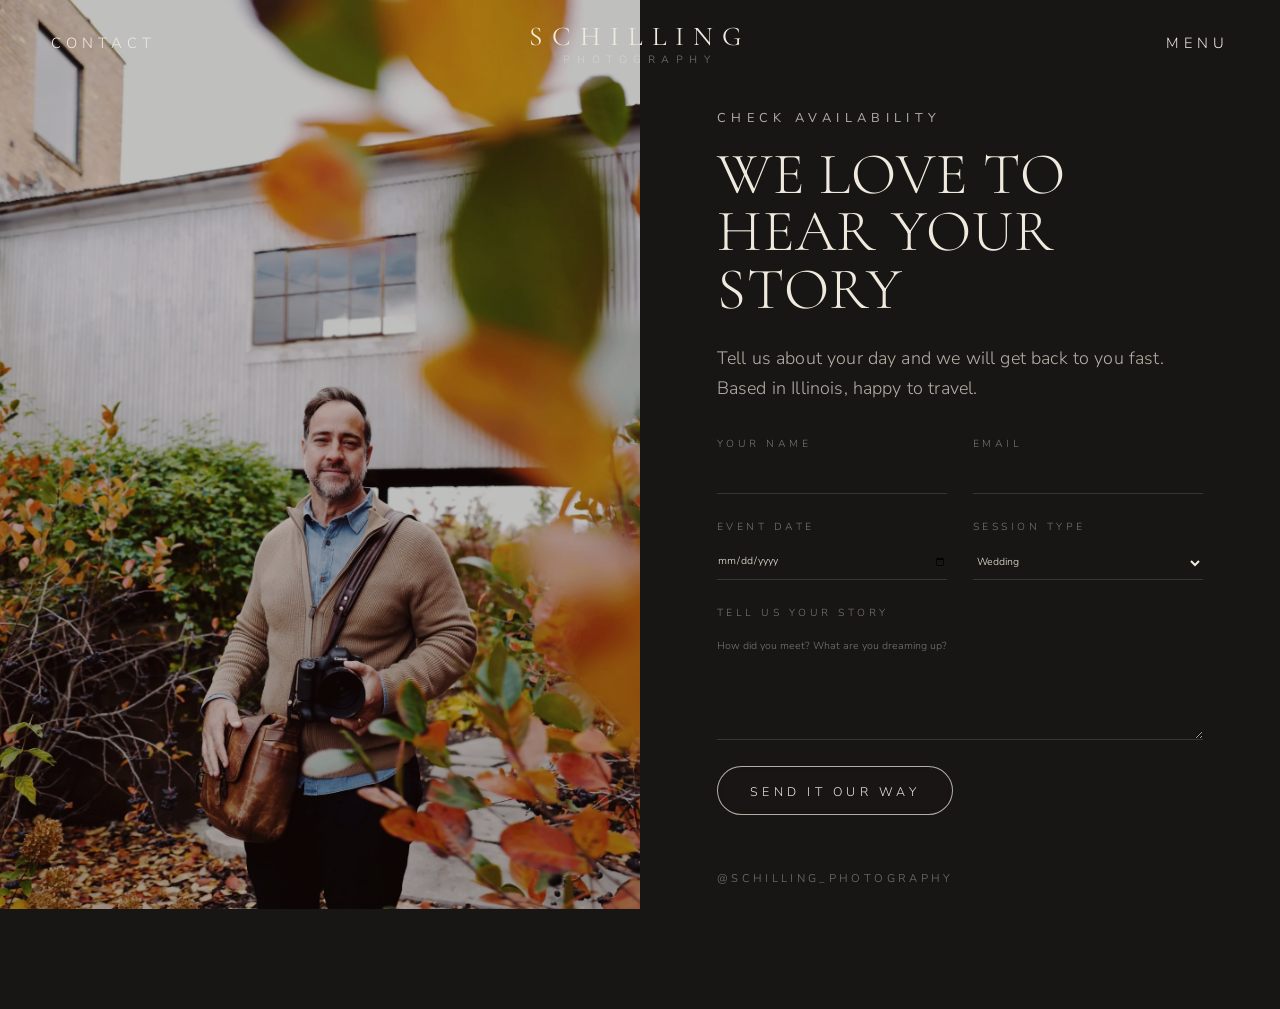
<file: contact.html>
<!DOCTYPE html>
<html lang="en">
<head>
  <meta charset="UTF-8">
  <meta name="viewport" content="width=device-width, initial-scale=1.0">
  <title>Contact | Schilling Photography</title>
  <meta name="description" content="Check availability and start the conversation with Schilling Photography.">
  <link rel="preconnect" href="https://fonts.googleapis.com">
  <link rel="preconnect" href="https://fonts.gstatic.com" crossorigin>
  <link href="https://fonts.googleapis.com/css2?family=Cormorant+Garamond:ital,wght@0,300;0,400;0,500;1,400&family=Nunito+Sans:ital,opsz,wght@0,6..12,300;0,6..12,400;0,6..12,600;1,6..12,300&display=swap" rel="stylesheet">
  <link rel="stylesheet" href="css/style.css">
  <script>if (sessionStorage.getItem("sp_nav")) document.documentElement.classList.add("from-nav");</script>
</head>
<body class="page-contact">

  <div class="curtain"></div>

  <header class="nav" id="nav">
    <a class="nav__side" href="contact.html">Contact</a>
    <a class="nav__logo" href="index.html"><b>Schilling</b><i>Photography</i></a>
    <button class="nav__side" id="menu-btn" aria-controls="menu" aria-label="Menu"><span class="menu-btn__label">Menu</span><span class="menu-btn__burger" aria-hidden="true"></span></button>
  </header>

  <nav class="menu" id="menu">
    <div class="menu__inner">
      <a href="index.html">Home</a>
      <a href="about.html">About</a>
      <a href="galleries.html">Galleries</a>
      <a href="process.html">Client Process</a>
      <a href="reviews.html">Reviews</a>
      <a href="contact.html" class="is-active">Contact</a>
    </div>
    <div class="menu__foot">
      <a href="https://www.instagram.com/schilling_photography/" target="_blank" rel="noopener">Instagram</a>
      <span>Illinois + Beyond</span>
    </div>
  </nav>

  <main>
    <section class="contact-panel">
      <div class="contact-panel__media" aria-hidden="true">
        <img src="assets/img/photo-34.jpg" alt="">
      </div>
      <div class="contact-panel__body">
        <div>
          <p class="eyebrow">Check Availability</p>
          <h1 class="display h-big" style="margin-top:1rem;">We Love to Hear Your Story</h1>
          <p class="lede" style="margin-top:1.5rem;">Tell us about your day and we will get back to you fast. Based in Illinois, happy to travel.</p>
        </div>
        <form class="contact-form">
          <div class="row">
            <label>Your Name<input type="text" name="name" required autocomplete="name"></label>
            <label>Email<input type="email" name="email" required autocomplete="email"></label>
          </div>
          <div class="row">
            <label>Event Date<input type="date" name="date"></label>
            <label>Session Type
              <select name="type">
                <option>Wedding</option>
                <option>Engagement / Couples</option>
                <option>Lifestyle / Family</option>
                <option>Something else</option>
              </select>
            </label>
          </div>
          <label>Tell Us Your Story<textarea name="message" placeholder="How did you meet? What are you dreaming up?"></textarea></label>
          <button class="btn-pill" type="submit" style="justify-self:start;">Send It Our Way</button>
        </form>
        <div class="footer__meta" style="margin-top:1rem;">
          <a href="https://www.instagram.com/schilling_photography/" target="_blank" rel="noopener">@schilling_photography</a>
          <span>&copy; 2026 Schilling Photography</span>
        </div>
      </div>
    </section>
  </main>

  <script src="js/vendor/gsap.min.js"></script>
  <script src="js/vendor/ScrollTrigger.min.js"></script>
  <script src="js/vendor/lenis.min.js"></script>
  <script src="js/main.js"></script>
</body>
</html>
</file>
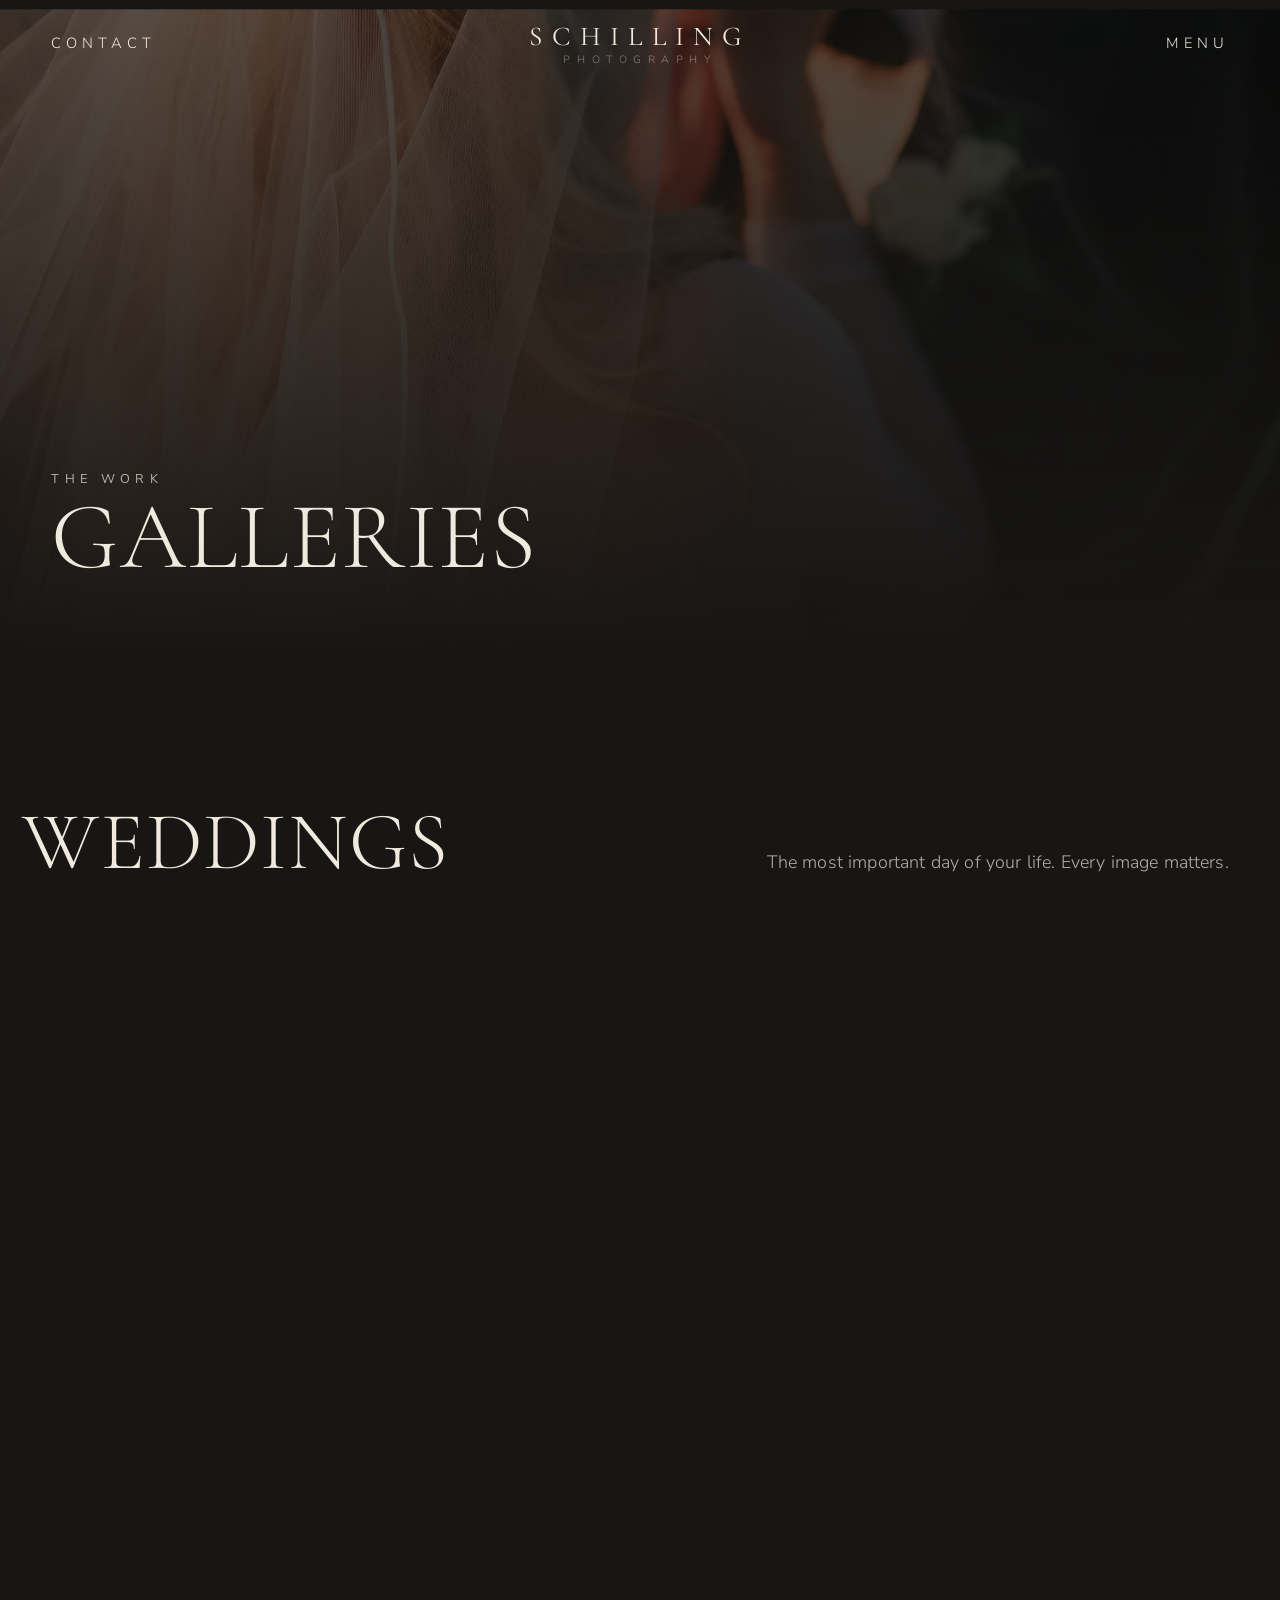
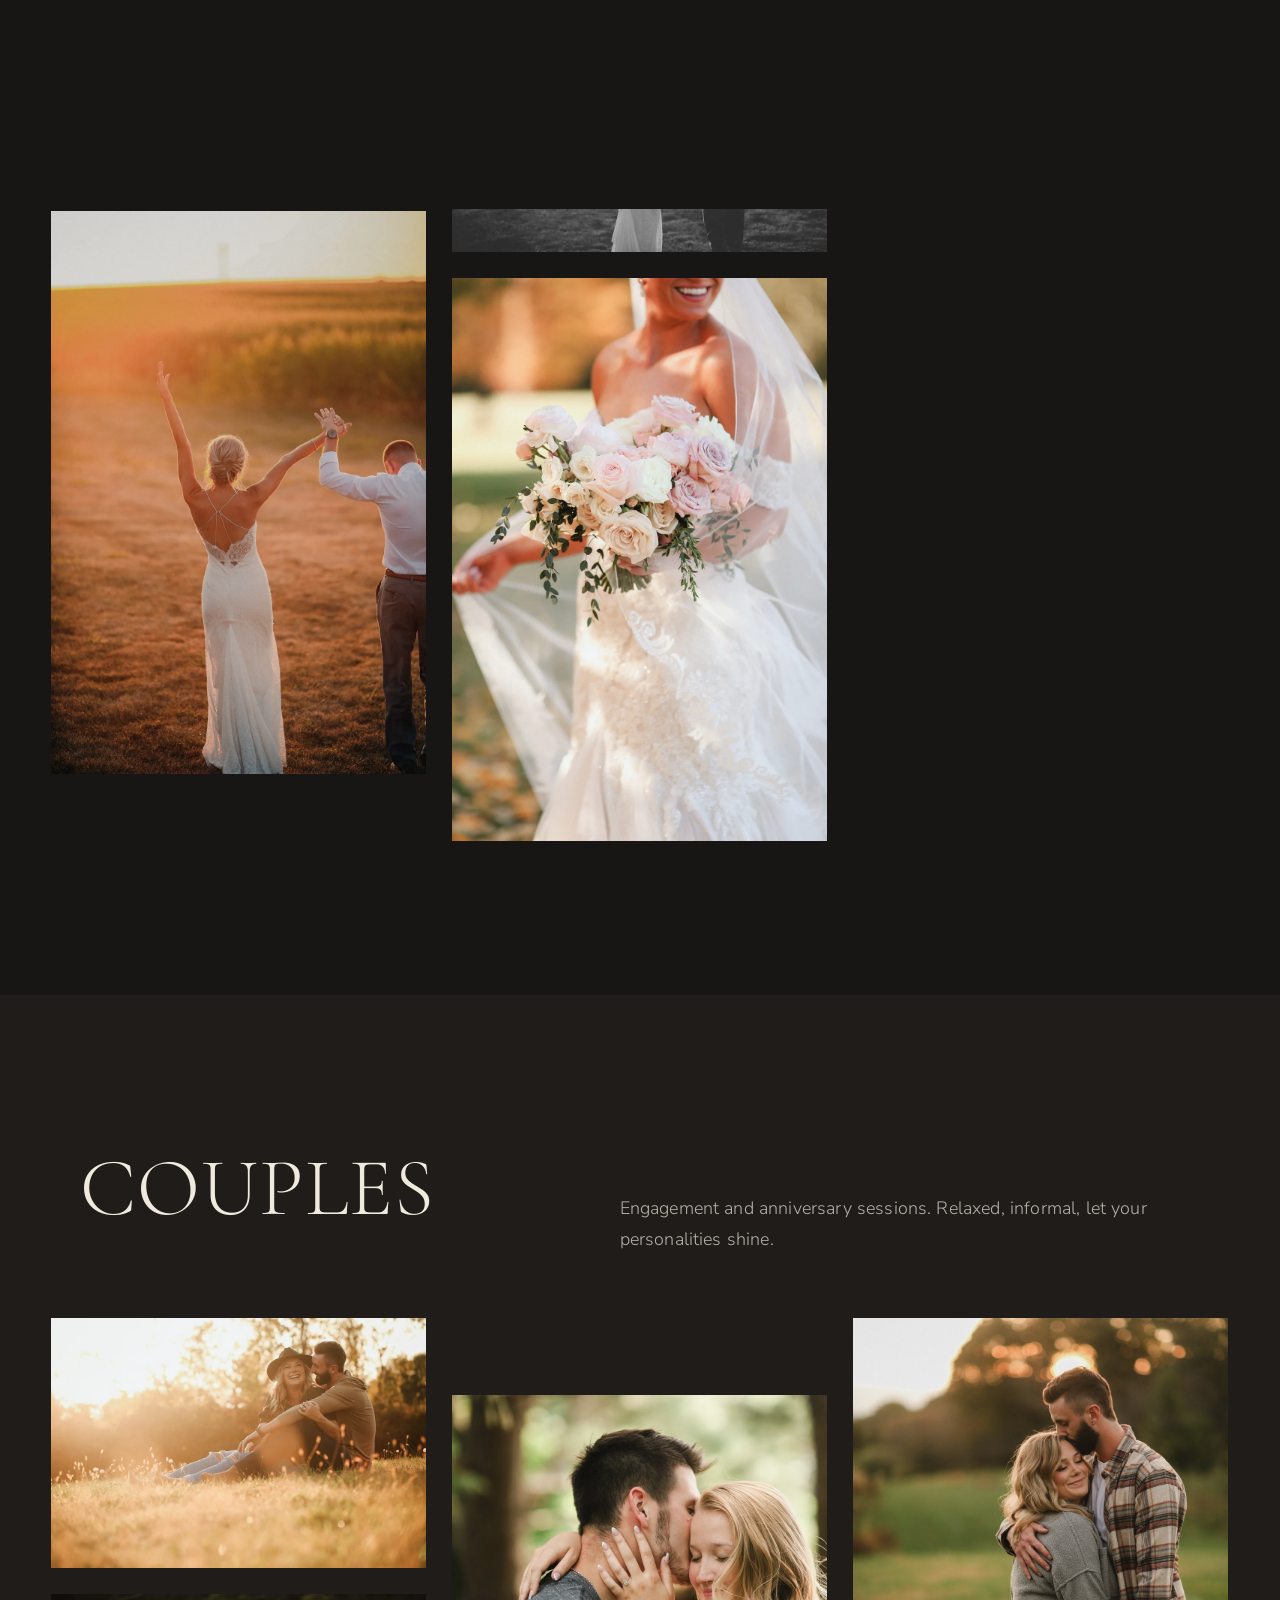
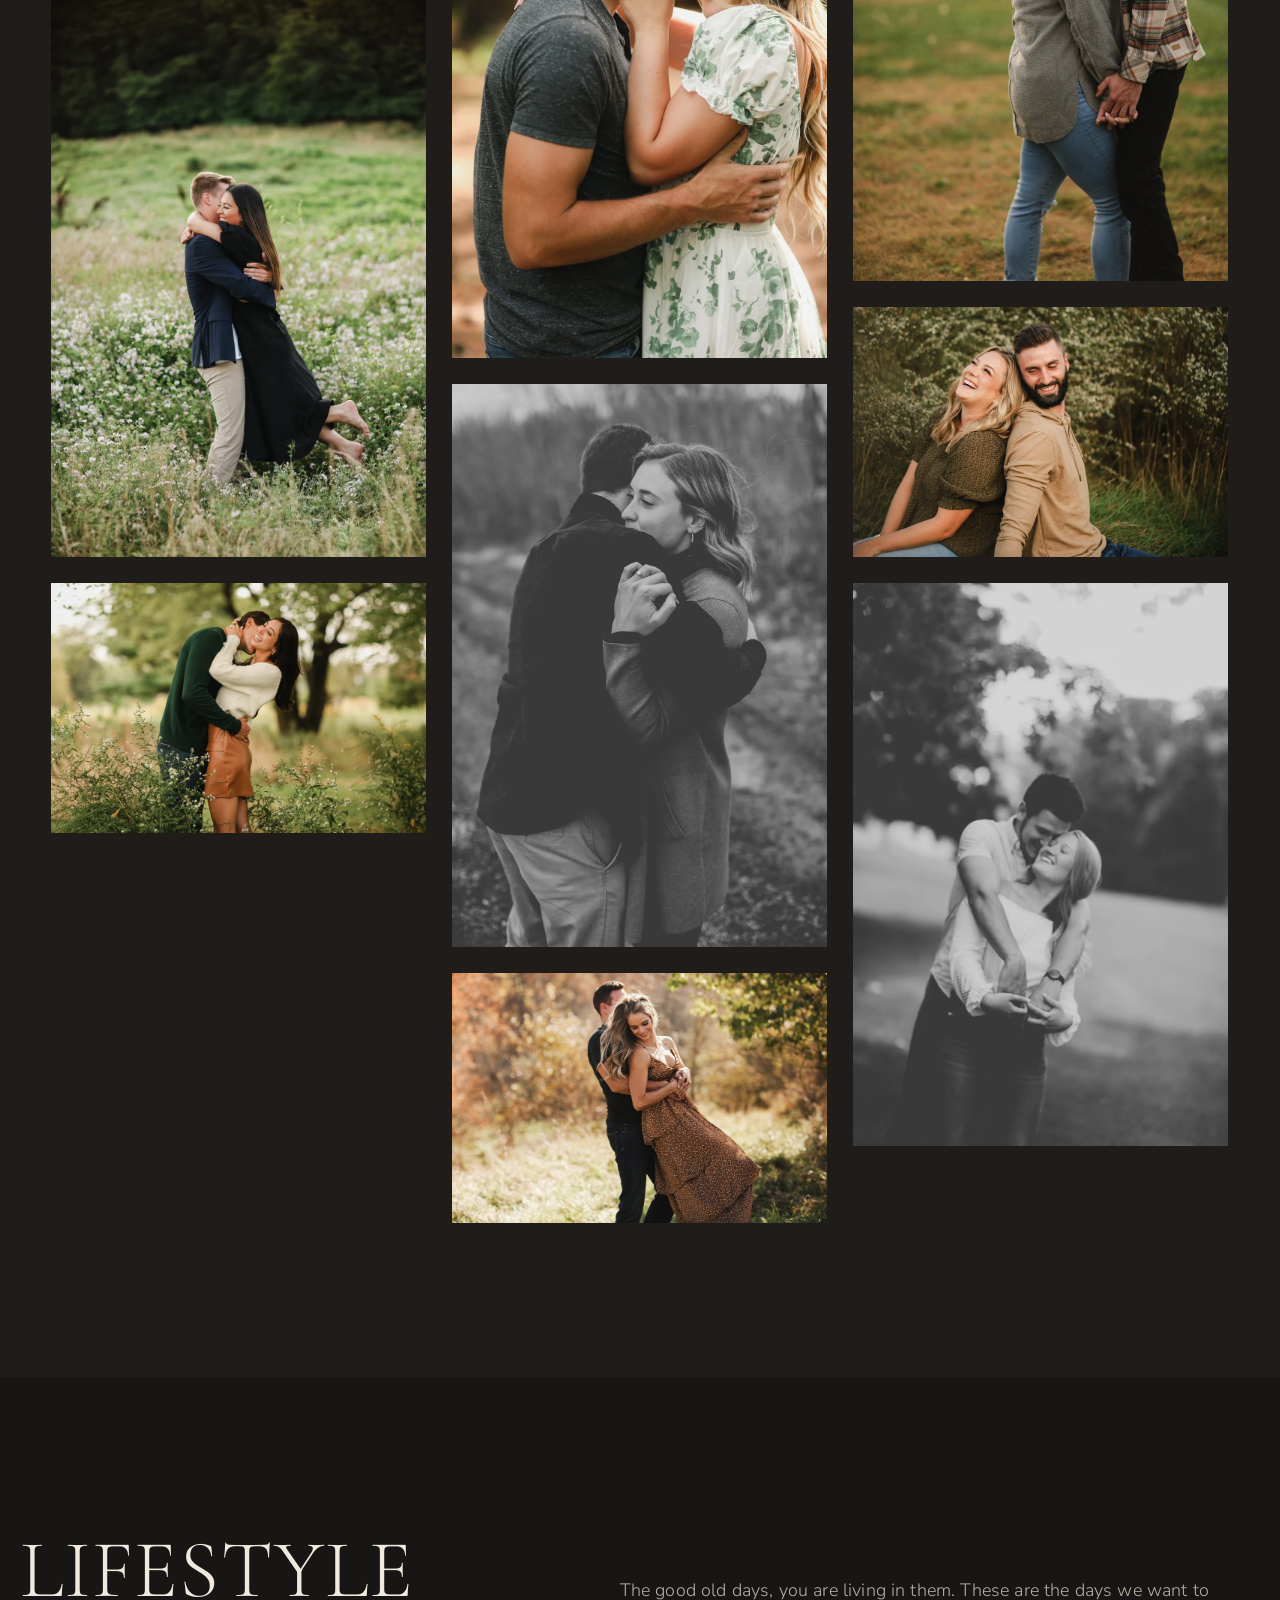
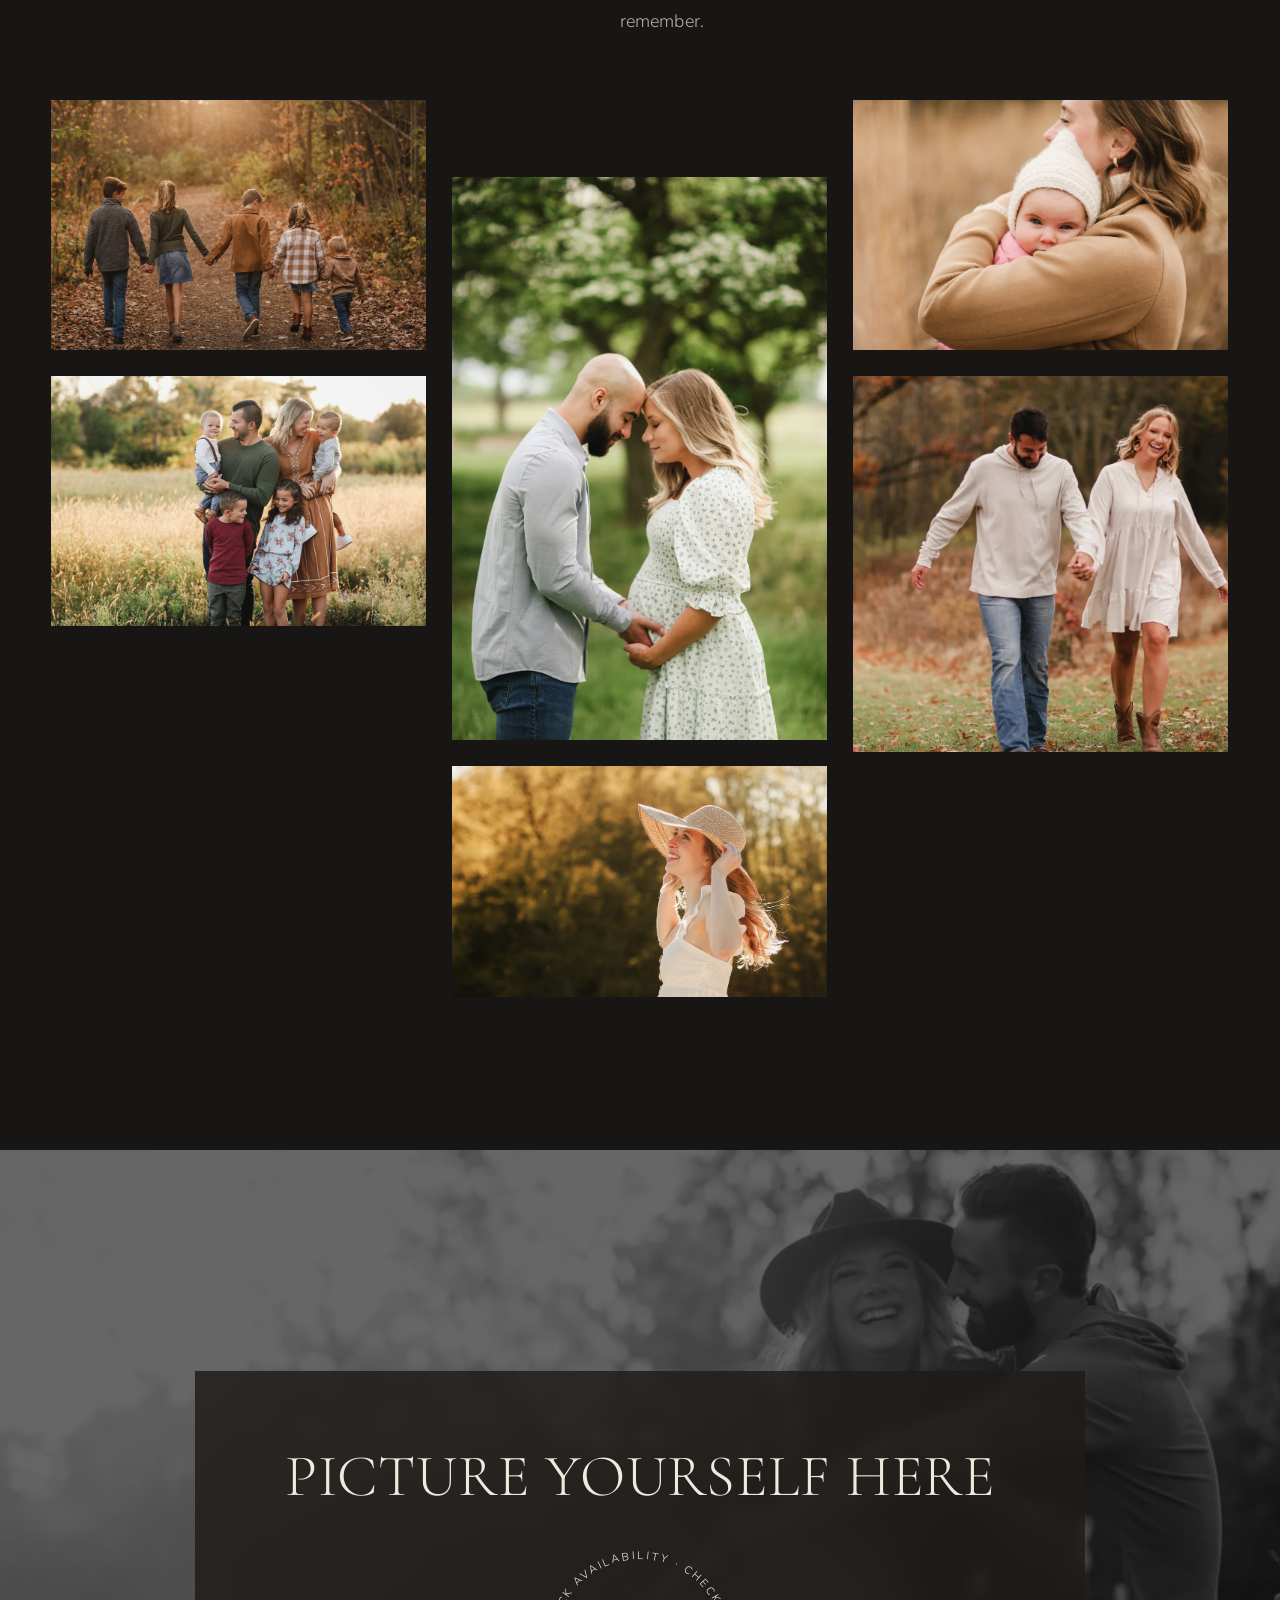
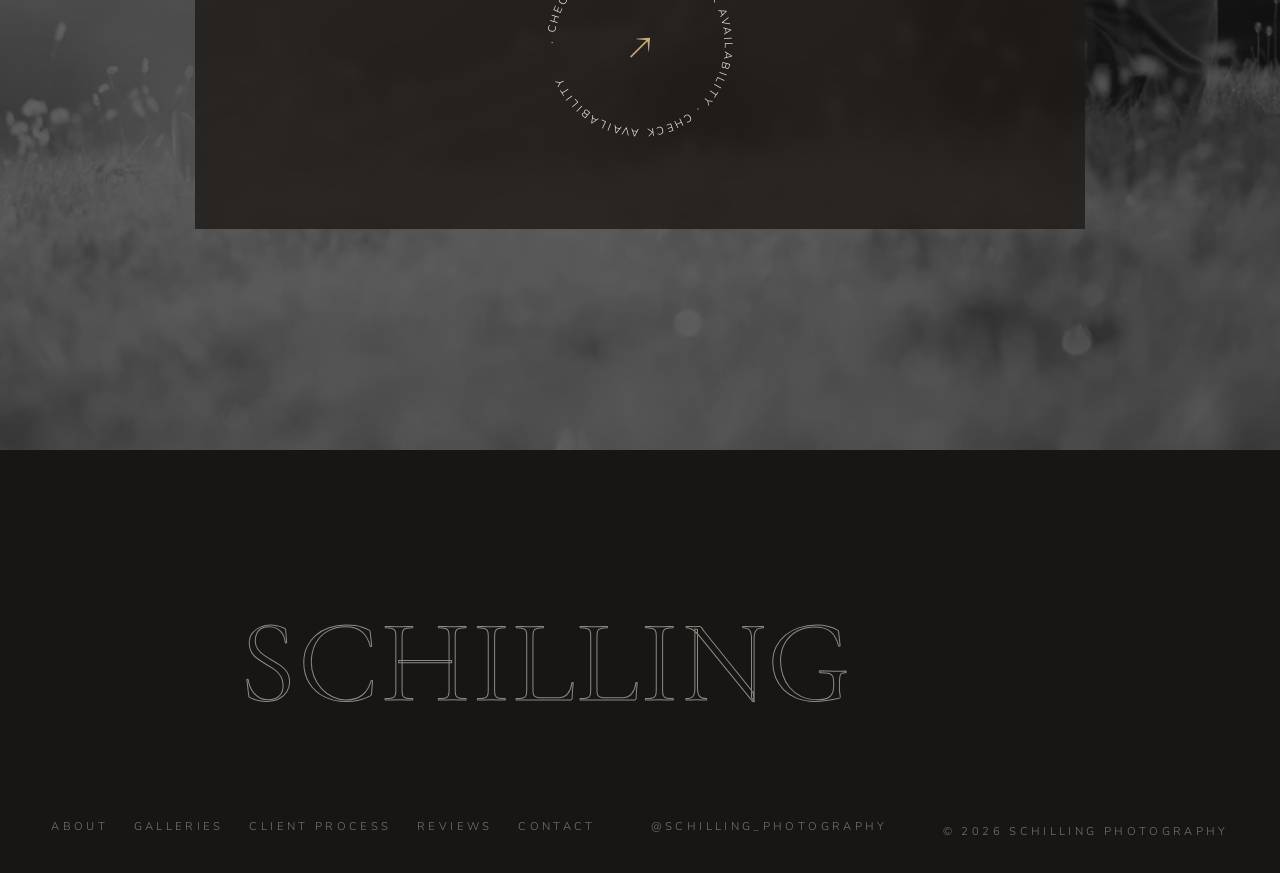
<file: galleries.html>
<!DOCTYPE html>
<html lang="en">
<head>
  <meta charset="UTF-8">
  <meta name="viewport" content="width=device-width, initial-scale=1.0">
  <title>Galleries | Schilling Photography</title>
  <meta name="description" content="Wedding, couples, and lifestyle photography galleries by Schilling Photography.">
  <link rel="preconnect" href="https://fonts.googleapis.com">
  <link rel="preconnect" href="https://fonts.gstatic.com" crossorigin>
  <link href="https://fonts.googleapis.com/css2?family=Cormorant+Garamond:ital,wght@0,300;0,400;0,500;1,400&family=Nunito+Sans:ital,opsz,wght@0,6..12,300;0,6..12,400;0,6..12,600;1,6..12,300&display=swap" rel="stylesheet">
  <link rel="stylesheet" href="css/style.css">
  <script>if (sessionStorage.getItem("sp_nav")) document.documentElement.classList.add("from-nav");</script>
</head>
<body class="page-galleries">

  <div class="curtain"></div>

  <header class="nav" id="nav">
    <a class="nav__side" href="contact.html">Contact</a>
    <a class="nav__logo" href="index.html"><b>Schilling</b><i>Photography</i></a>
    <button class="nav__side" id="menu-btn" aria-controls="menu" aria-label="Menu"><span class="menu-btn__label">Menu</span><span class="menu-btn__burger" aria-hidden="true"></span></button>
  </header>

  <nav class="menu" id="menu">
    <div class="menu__inner">
      <a href="index.html">Home</a>
      <a href="about.html">About</a>
      <a href="galleries.html" class="is-active">Galleries</a>
      <a href="process.html">Client Process</a>
      <a href="reviews.html">Reviews</a>
      <a href="contact.html">Contact</a>
    </div>
    <div class="menu__foot">
      <a href="https://www.instagram.com/schilling_photography/" target="_blank" rel="noopener">Instagram</a>
      <span>Illinois + Beyond</span>
    </div>
  </nav>

  <main>

    <section class="page-hero">
      <div class="page-hero__bg" aria-hidden="true"><img data-parallax="0.15" src="assets/img/photo-43.jpg" alt=""></div>
      <div class="page-hero__content">
        <p class="eyebrow">The Work</p>
        <h1 class="display h-hero">Galleries</h1>
      </div>
    </section>

    <!-- WEDDINGS -->
    <section class="gallery-band" id="weddings" style="scroll-margin-top:5rem;">
      <header>
        <h2 class="display h-giant" data-drift="left">Weddings</h2>
        <p class="lede">The most important day of your life. Every image matters.</p>
      </header>
      <div class="masonry" style="padding:0;">
        <div class="masonry__col">
          <figure><img loading="lazy" src="assets/img/photo-47.jpg" alt="Wedding photograph"></figure>
          <figure><img loading="lazy" src="assets/img/photo-57.jpg" alt="Wedding photograph"></figure>
          <figure><img loading="lazy" src="assets/img/photo-49.jpg" alt="Wedding photograph"></figure>
        </div>
        <div class="masonry__col">
          <figure><img loading="lazy" src="assets/img/photo-04.jpg" alt="Wedding photograph"></figure>
          <figure><img loading="lazy" src="assets/img/photo-44.jpg" alt="Wedding photograph"></figure>
          <figure><img loading="lazy" src="assets/img/photo-39.jpg" alt="Wedding photograph"></figure>
        </div>
        <div class="masonry__col">
          <figure><img loading="lazy" src="assets/img/photo-31.jpg" alt="Wedding photograph"></figure>
          <figure><img loading="lazy" src="assets/img/photo-37.jpg" alt="Wedding photograph"></figure>
          <figure><img loading="lazy" src="assets/img/photo-25.jpg" alt="Wedding photograph"></figure>
        </div>
      </div>
    </section>

    <!-- COUPLES -->
    <section class="gallery-band" id="couples" style="scroll-margin-top:5rem;background:var(--bg-2);">
      <header>
        <h2 class="display h-giant" data-drift="right">Couples</h2>
        <p class="lede">Engagement and anniversary sessions. Relaxed, informal, let your personalities shine.</p>
      </header>
      <div class="masonry" style="padding:0;">
        <div class="masonry__col">
          <figure><img loading="lazy" src="assets/img/photo-02.jpg" alt="Couples photograph"></figure>
          <figure><img loading="lazy" src="assets/img/photo-36.jpg" alt="Couples photograph"></figure>
          <figure><img loading="lazy" src="assets/img/photo-32.jpg" alt="Couples photograph"></figure>
        </div>
        <div class="masonry__col">
          <figure><img loading="lazy" src="assets/img/photo-45.jpg" alt="Couples photograph"></figure>
          <figure><img loading="lazy" src="assets/img/photo-50.jpg" alt="Couples photograph"></figure>
          <figure><img loading="lazy" src="assets/img/photo-41.jpg" alt="Couples photograph"></figure>
        </div>
        <div class="masonry__col">
          <figure><img loading="lazy" src="assets/img/photo-48.jpg" alt="Couples photograph"></figure>
          <figure><img loading="lazy" src="assets/img/photo-51.jpg" alt="Couples photograph"></figure>
          <figure><img loading="lazy" src="assets/img/photo-64.jpg" alt="Couples photograph"></figure>
        </div>
      </div>
    </section>

    <!-- LIFESTYLE -->
    <section class="gallery-band" id="lifestyle" style="scroll-margin-top:5rem;">
      <header>
        <h2 class="display h-giant" data-drift="left">Lifestyle</h2>
        <p class="lede">The good old days, you are living in them. These are the days we want to remember.</p>
      </header>
      <div class="masonry" style="padding:0;">
        <div class="masonry__col">
          <figure><img loading="lazy" src="assets/img/photo-60.jpg" alt="Lifestyle photograph"></figure>
          <figure><img loading="lazy" src="assets/img/photo-52.jpg" alt="Lifestyle photograph"></figure>
        </div>
        <div class="masonry__col">
          <figure><img loading="lazy" src="assets/img/photo-62.jpg" alt="Lifestyle photograph"></figure>
          <figure><img loading="lazy" src="assets/img/photo-53.jpg" alt="Lifestyle photograph"></figure>
        </div>
        <div class="masonry__col">
          <figure><img loading="lazy" src="assets/img/photo-42.jpg" alt="Lifestyle photograph"></figure>
          <figure><img loading="lazy" src="assets/img/photo-29.jpg" alt="Lifestyle photograph"></figure>
        </div>
      </div>
    </section>

    <section class="cta">
      <div class="cta__bg" aria-hidden="true"><img data-parallax="0.16" loading="lazy" src="assets/img/photo-02.jpg" alt=""></div>
      <div class="cta__card" data-reveal>
        <h2 class="display h-big">Picture Yourself Here</h2>
        <a class="orbit" href="contact.html" aria-label="Check availability">
          <svg class="ring" viewBox="0 0 200 200" aria-hidden="true">
            <defs><path id="circlePathG" d="M 100,100 m -78,0 a 78,78 0 1,1 156,0 a 78,78 0 1,1 -156,0"></path></defs>
            <text><textPath href="#circlePathG">· Check Availability · Check Availability · Check Availability</textPath></text>
          </svg>
          <span class="orbit__arrow">&#8599;</span>
        </a>
      </div>
    </section>

  </main>

  <footer class="footer">
    <div class="footer__giant display" data-drift="left">Schilling</div>
    <div class="footer__meta">
      <nav>
        <a href="about.html">About</a>
        <a href="galleries.html">Galleries</a>
        <a href="process.html">Client Process</a>
        <a href="reviews.html">Reviews</a>
        <a href="contact.html">Contact</a>
      </nav>
      <a href="https://www.instagram.com/schilling_photography/" target="_blank" rel="noopener">@schilling_photography</a>
      <span>&copy; 2026 Schilling Photography</span>
    </div>
  </footer>

  <script src="js/vendor/gsap.min.js"></script>
  <script src="js/vendor/ScrollTrigger.min.js"></script>
  <script src="js/vendor/lenis.min.js"></script>
  <script src="js/main.js"></script>
</body>
</html>
</file>
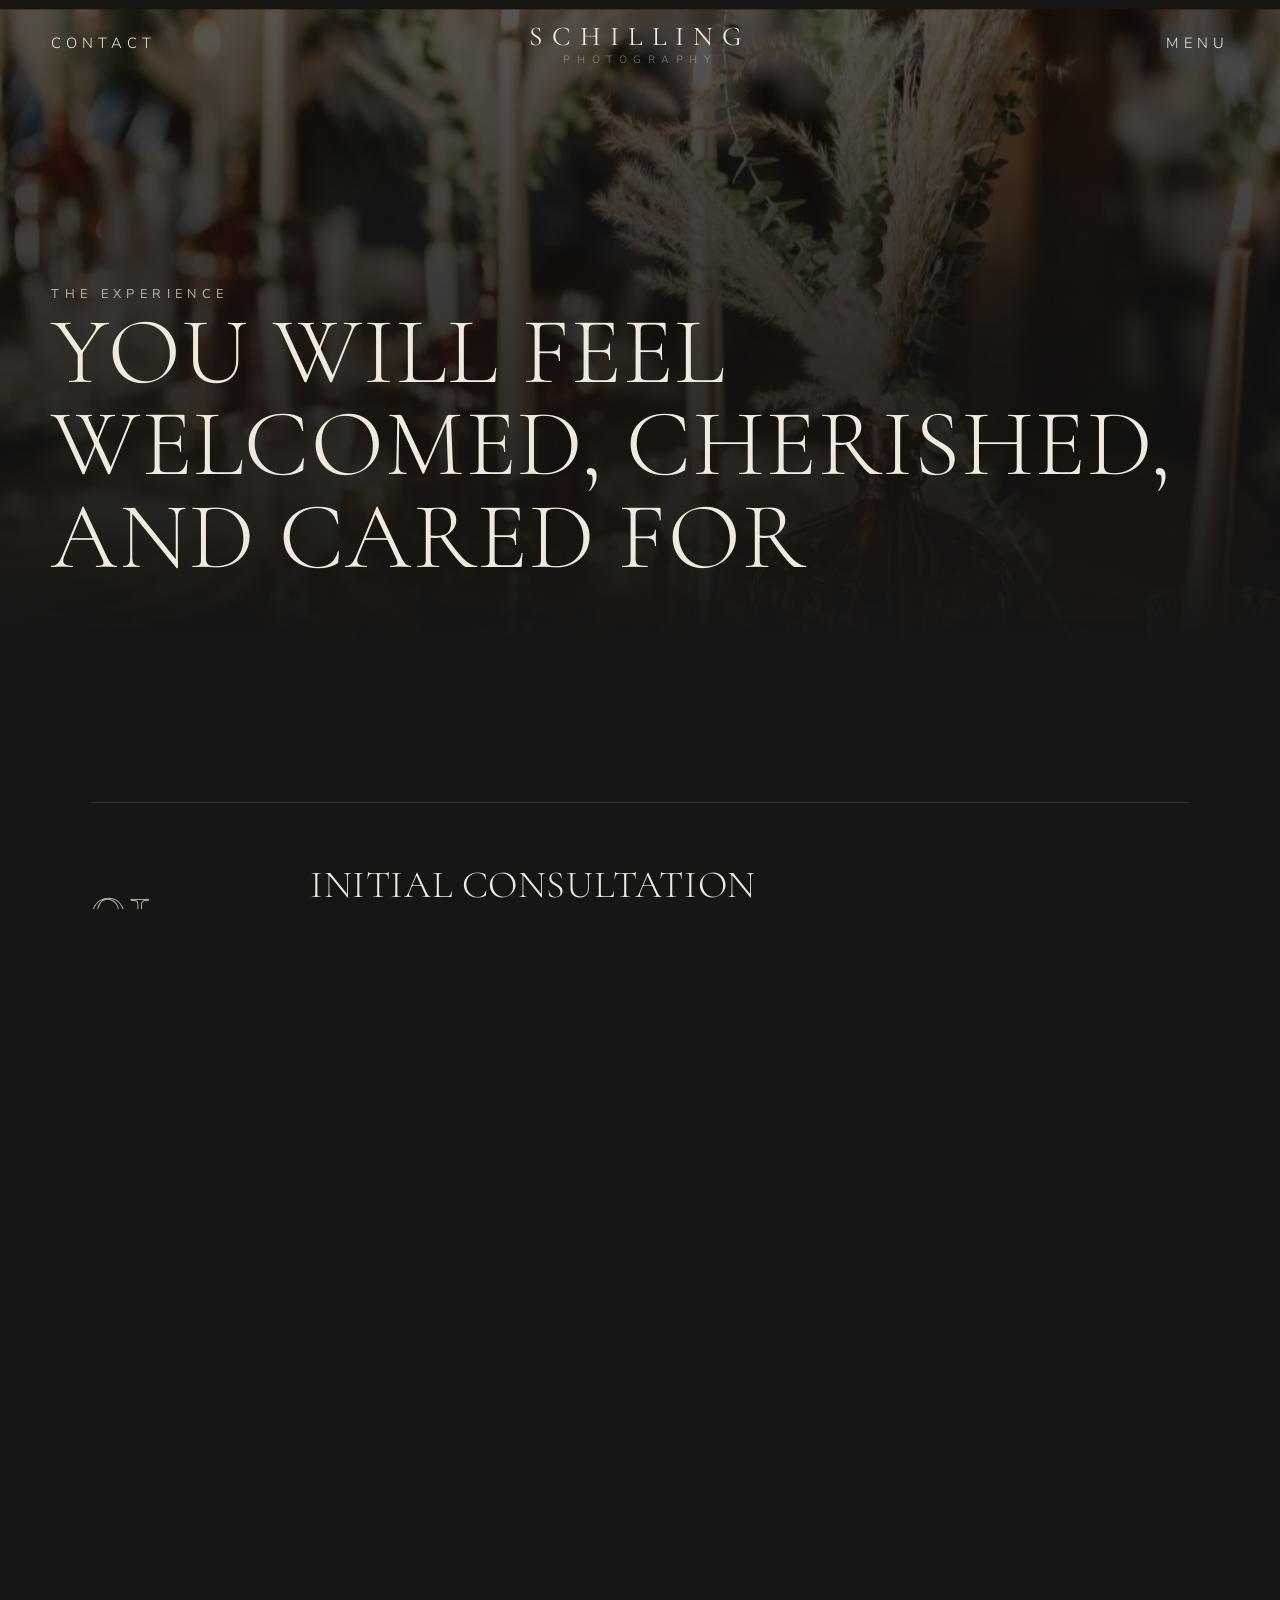
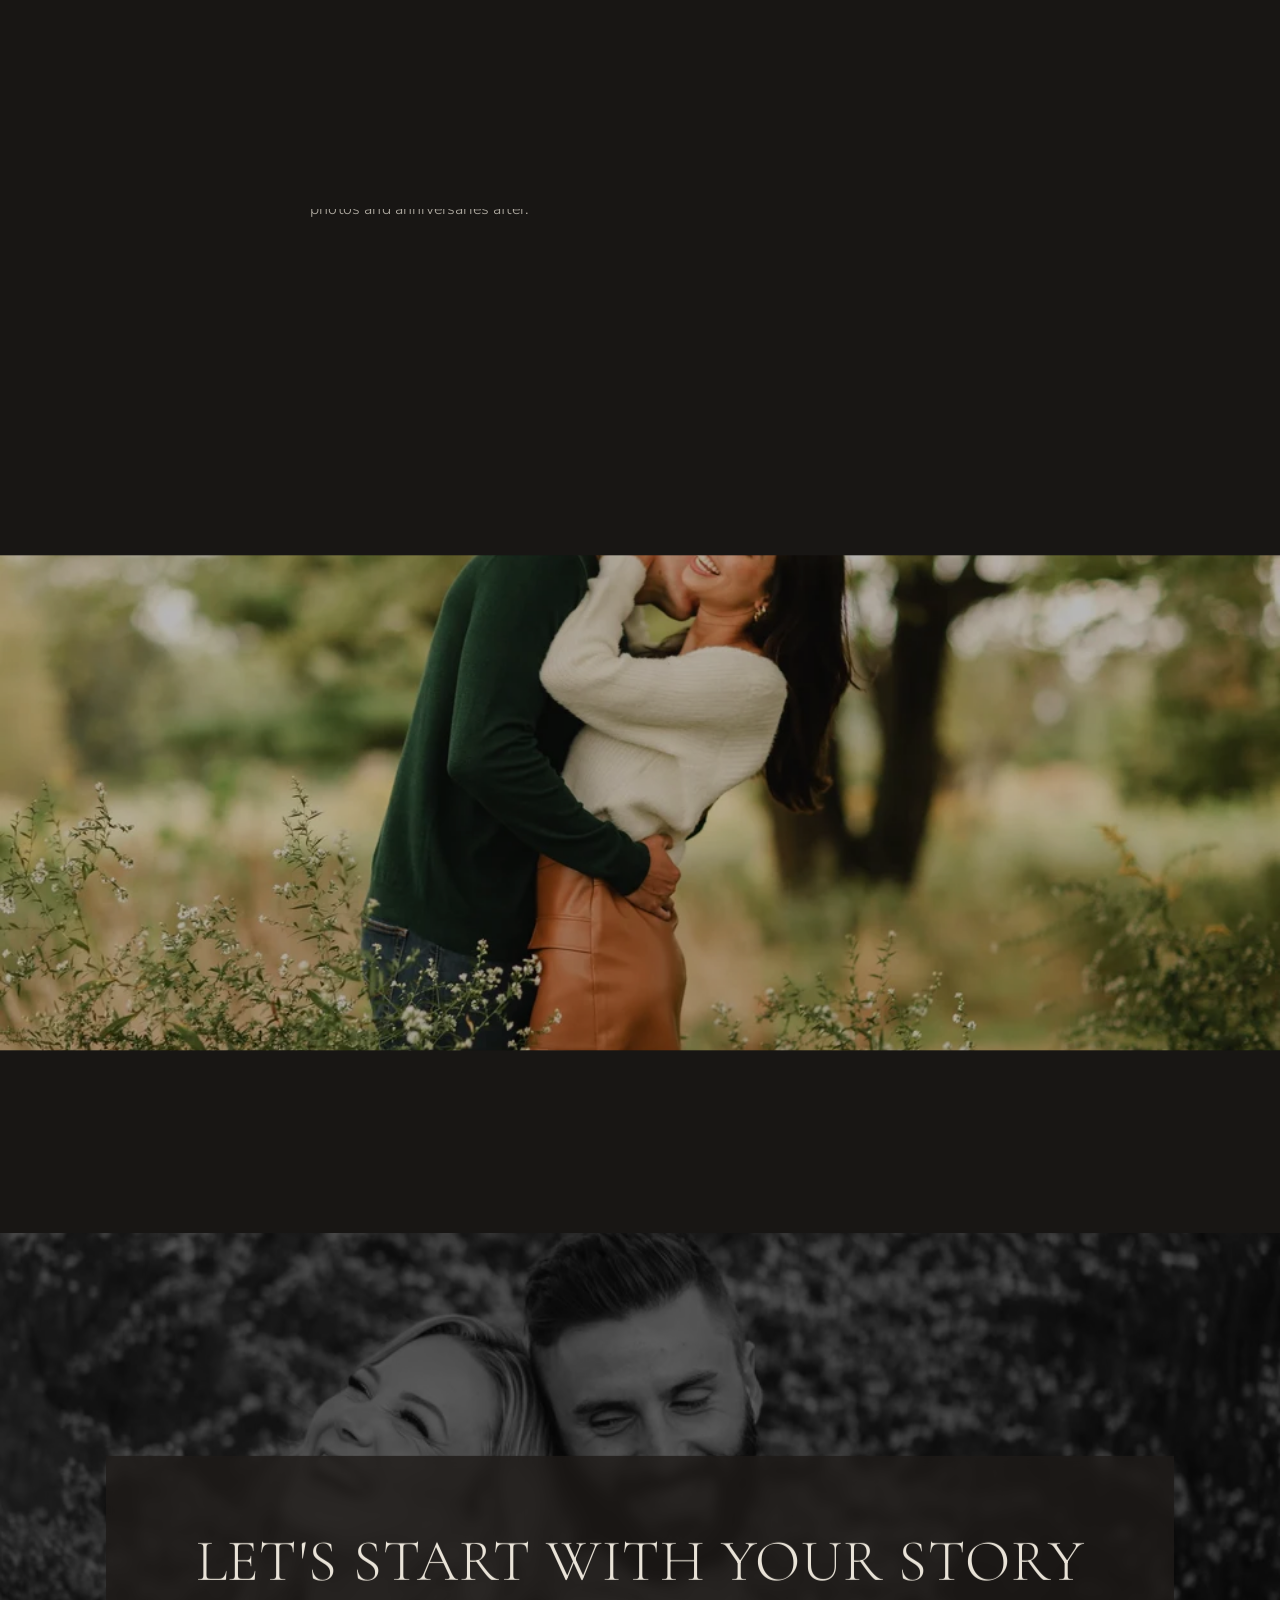
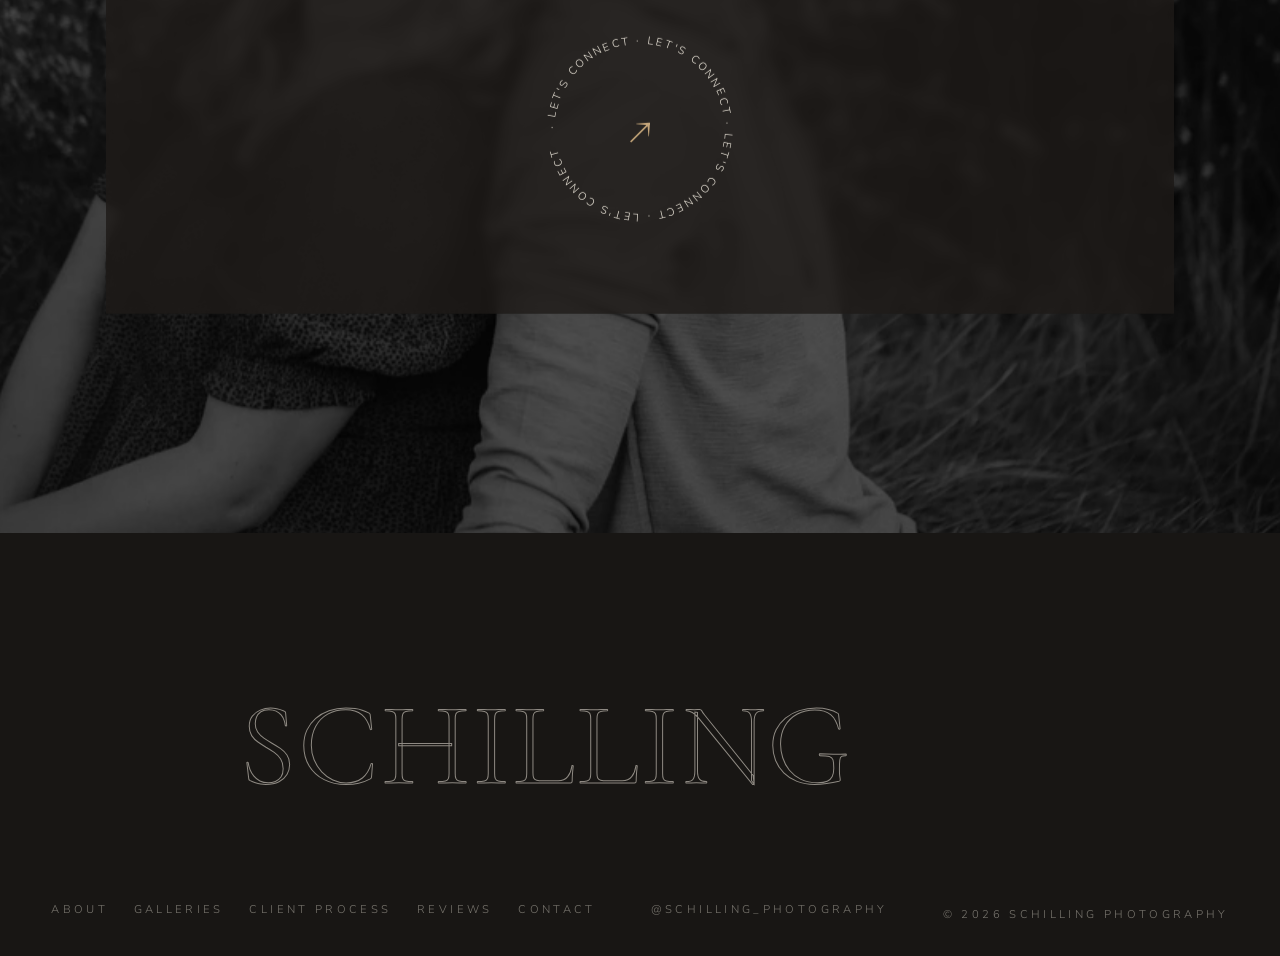
<file: process.html>
<!DOCTYPE html>
<html lang="en">
<head>
  <meta charset="UTF-8">
  <meta name="viewport" content="width=device-width, initial-scale=1.0">
  <title>Client Process | Schilling Photography</title>
  <meta name="description" content="From first phone call to final gallery: how the Schilling Photography client experience works.">
  <link rel="preconnect" href="https://fonts.googleapis.com">
  <link rel="preconnect" href="https://fonts.gstatic.com" crossorigin>
  <link href="https://fonts.googleapis.com/css2?family=Cormorant+Garamond:ital,wght@0,300;0,400;0,500;1,400&family=Nunito+Sans:ital,opsz,wght@0,6..12,300;0,6..12,400;0,6..12,600;1,6..12,300&display=swap" rel="stylesheet">
  <link rel="stylesheet" href="css/style.css">
  <script>if (sessionStorage.getItem("sp_nav")) document.documentElement.classList.add("from-nav");</script>
</head>
<body class="page-process">

  <div class="curtain"></div>

  <header class="nav" id="nav">
    <a class="nav__side" href="contact.html">Contact</a>
    <a class="nav__logo" href="index.html"><b>Schilling</b><i>Photography</i></a>
    <button class="nav__side" id="menu-btn" aria-controls="menu" aria-label="Menu"><span class="menu-btn__label">Menu</span><span class="menu-btn__burger" aria-hidden="true"></span></button>
  </header>

  <nav class="menu" id="menu">
    <div class="menu__inner">
      <a href="index.html">Home</a>
      <a href="about.html">About</a>
      <a href="galleries.html">Galleries</a>
      <a href="process.html" class="is-active">Client Process</a>
      <a href="reviews.html">Reviews</a>
      <a href="contact.html">Contact</a>
    </div>
    <div class="menu__foot">
      <a href="https://www.instagram.com/schilling_photography/" target="_blank" rel="noopener">Instagram</a>
      <span>Illinois + Beyond</span>
    </div>
  </nav>

  <main>

    <section class="page-hero">
      <div class="page-hero__bg" aria-hidden="true"><img data-parallax="0.15" src="assets/img/photo-28.jpg" alt=""></div>
      <div class="page-hero__content">
        <p class="eyebrow">The Experience</p>
        <h1 class="display h-hero">You Will Feel Welcomed, Cherished, and Cared For</h1>
      </div>
    </section>

    <section class="section">
      <div class="steps">
        <div class="step" data-reveal>
          <div class="step__num">01</div>
          <div>
            <h3 class="display h-med">Initial Consultation</h3>
            <p>We chat with you by phone or in person. We love to hear your story: how you met, the vision for your day, and the style of photography you are drawn to. We walk through pricing and services with zero pressure.</p>
          </div>
        </div>
        <div class="step" data-reveal>
          <div class="step__num">02</div>
          <div>
            <h3 class="display h-med">Booking</h3>
            <p>Once you decide Schilling Photography is the perfect fit, booking is simple and fully online, with a deposit to lock your date. Every new client gets a welcome box from us.</p>
          </div>
        </div>
        <div class="step" data-reveal>
          <div class="step__num">03</div>
          <div>
            <h3 class="display h-med">Planning + Preparation</h3>
            <p>As your wedding gets closer, we walk through every detail together: engagement session, wedding day timeline, location scouting by season, vendor recommendations, and photography tips so you feel completely ready.</p>
          </div>
        </div>
        <div class="step" data-reveal>
          <div class="step__num">04</div>
          <div>
            <h3 class="display h-med">Wedding Day + Delivery</h3>
            <p>On the day, we are there to create and document your most precious moments while you stay present in them. Fully edited images arrive fast, with easy viewing and download access, and we are still here for family photos and anniversaries after.</p>
          </div>
        </div>
      </div>
    </section>

    <section class="section section--flush">
      <div class="story__strip">
        <img class="wide" data-parallax="0.12" loading="lazy" src="assets/img/photo-32.jpg" alt="Wedding day">
      </div>
    </section>

    <section class="cta">
      <div class="cta__bg" aria-hidden="true"><img data-parallax="0.16" loading="lazy" src="assets/img/photo-51.jpg" alt=""></div>
      <div class="cta__card" data-reveal>
        <h2 class="display h-big">Let's Start With Your Story</h2>
        <a class="orbit" href="contact.html" aria-label="Start the conversation">
          <svg class="ring" viewBox="0 0 200 200" aria-hidden="true">
            <defs><path id="circlePathP" d="M 100,100 m -78,0 a 78,78 0 1,1 156,0 a 78,78 0 1,1 -156,0"></path></defs>
            <text><textPath href="#circlePathP">· Let's Connect · Let's Connect · Let's Connect · Let's Connect</textPath></text>
          </svg>
          <span class="orbit__arrow">&#8599;</span>
        </a>
      </div>
    </section>

  </main>

  <footer class="footer">
    <div class="footer__giant display" data-drift="left">Schilling</div>
    <div class="footer__meta">
      <nav>
        <a href="about.html">About</a>
        <a href="galleries.html">Galleries</a>
        <a href="process.html">Client Process</a>
        <a href="reviews.html">Reviews</a>
        <a href="contact.html">Contact</a>
      </nav>
      <a href="https://www.instagram.com/schilling_photography/" target="_blank" rel="noopener">@schilling_photography</a>
      <span>&copy; 2026 Schilling Photography</span>
    </div>
  </footer>

  <script src="js/vendor/gsap.min.js"></script>
  <script src="js/vendor/ScrollTrigger.min.js"></script>
  <script src="js/vendor/lenis.min.js"></script>
  <script src="js/main.js"></script>
</body>
</html>
</file>
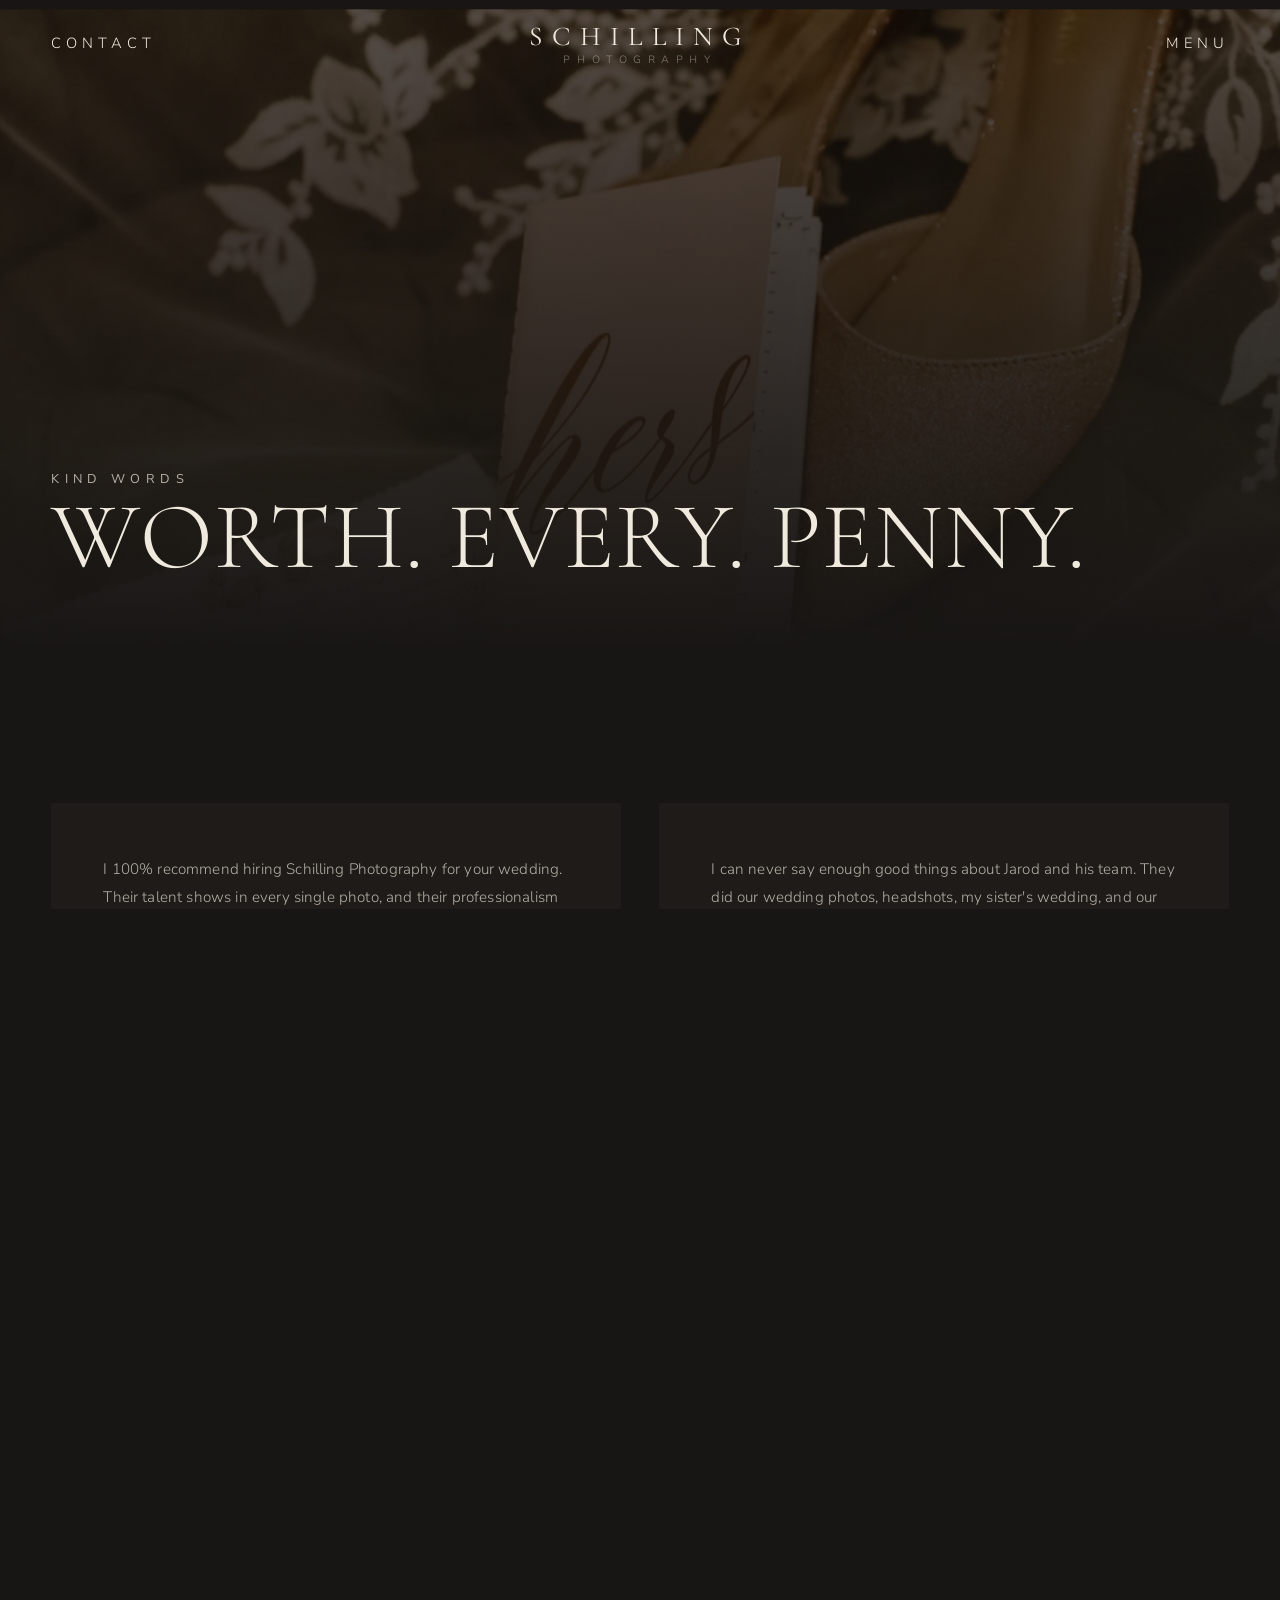
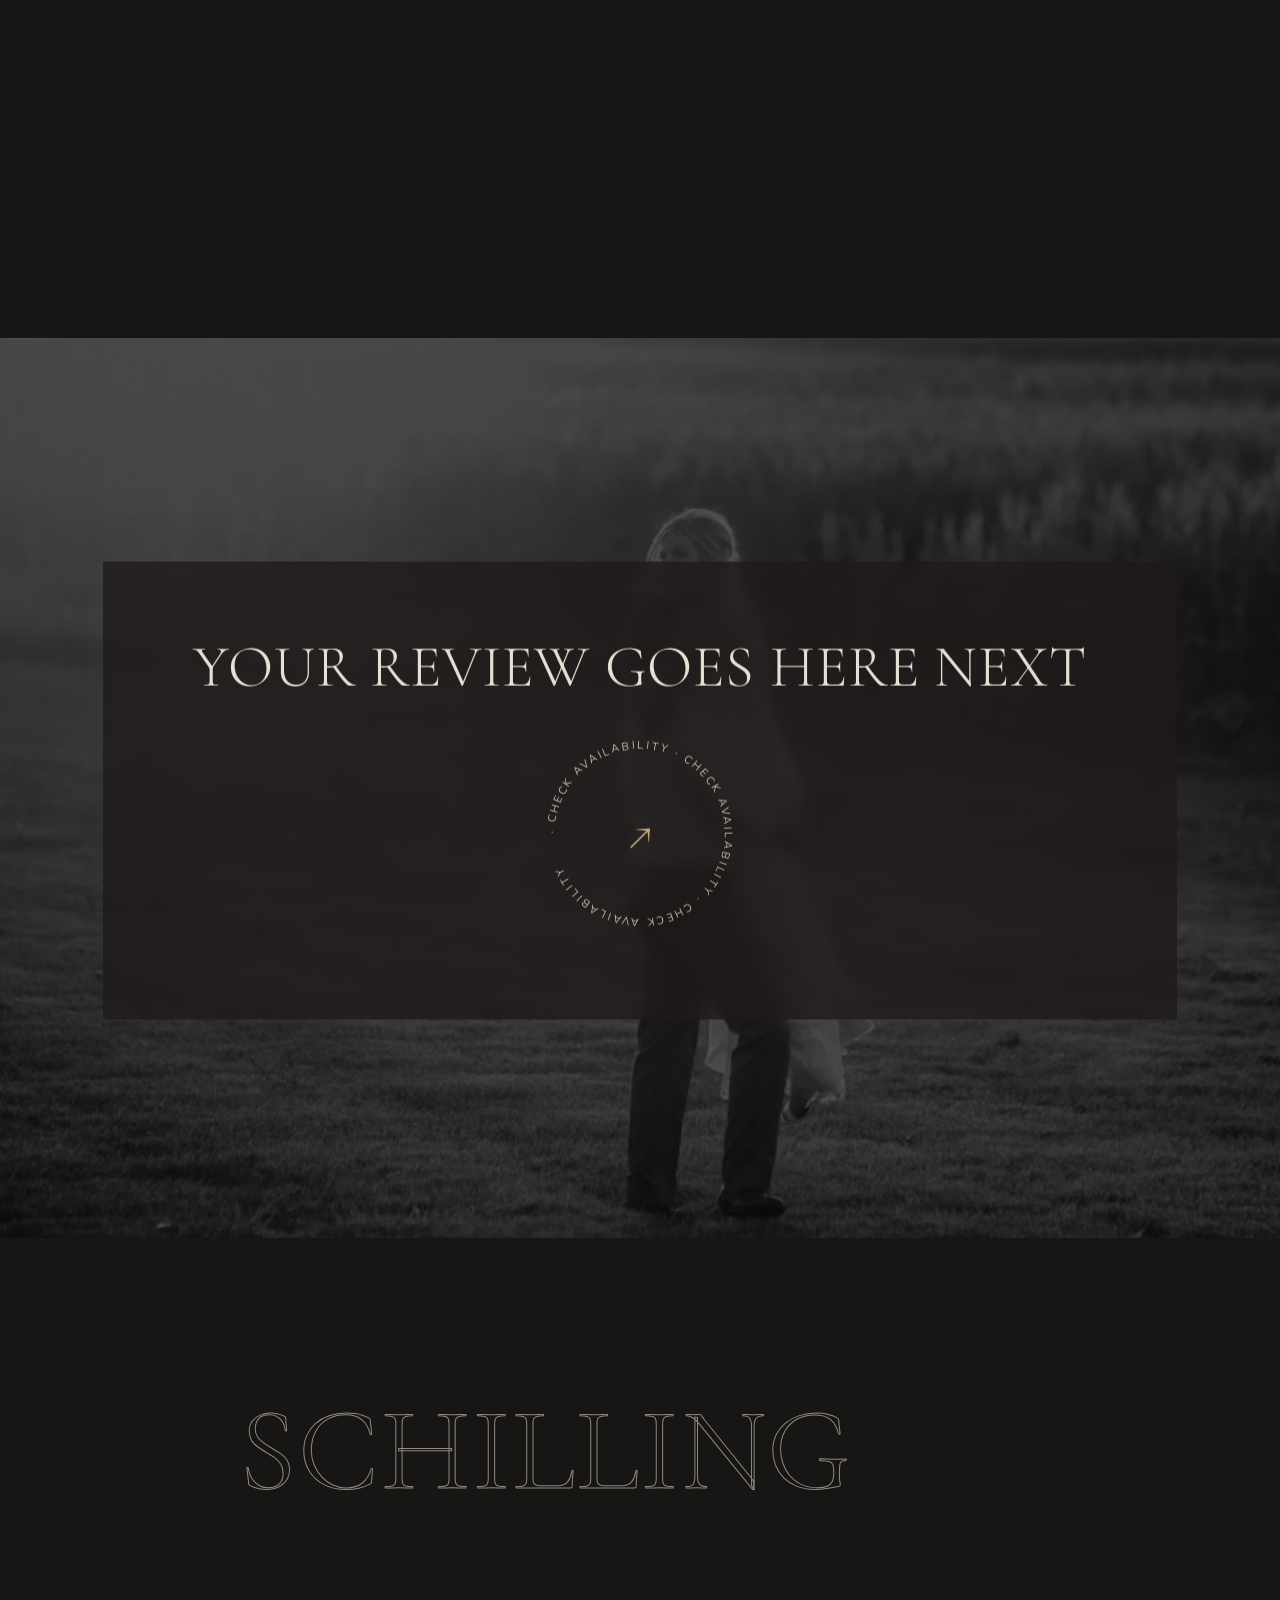
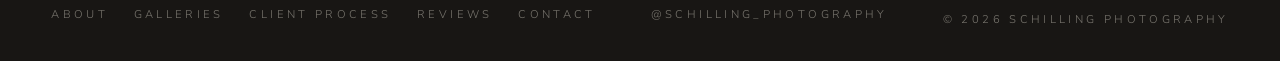
<file: reviews.html>
<!DOCTYPE html>
<html lang="en">
<head>
  <meta charset="UTF-8">
  <meta name="viewport" content="width=device-width, initial-scale=1.0">
  <title>Reviews | Schilling Photography</title>
  <meta name="description" content="What couples and families say about working with Schilling Photography.">
  <link rel="preconnect" href="https://fonts.googleapis.com">
  <link rel="preconnect" href="https://fonts.gstatic.com" crossorigin>
  <link href="https://fonts.googleapis.com/css2?family=Cormorant+Garamond:ital,wght@0,300;0,400;0,500;1,400&family=Nunito+Sans:ital,opsz,wght@0,6..12,300;0,6..12,400;0,6..12,600;1,6..12,300&display=swap" rel="stylesheet">
  <link rel="stylesheet" href="css/style.css">
  <script>if (sessionStorage.getItem("sp_nav")) document.documentElement.classList.add("from-nav");</script>
</head>
<body class="page-reviews">

  <div class="curtain"></div>

  <header class="nav" id="nav">
    <a class="nav__side" href="contact.html">Contact</a>
    <a class="nav__logo" href="index.html"><b>Schilling</b><i>Photography</i></a>
    <button class="nav__side" id="menu-btn" aria-controls="menu" aria-label="Menu"><span class="menu-btn__label">Menu</span><span class="menu-btn__burger" aria-hidden="true"></span></button>
  </header>

  <nav class="menu" id="menu">
    <div class="menu__inner">
      <a href="index.html">Home</a>
      <a href="about.html">About</a>
      <a href="galleries.html">Galleries</a>
      <a href="process.html">Client Process</a>
      <a href="reviews.html" class="is-active">Reviews</a>
      <a href="contact.html">Contact</a>
    </div>
    <div class="menu__foot">
      <a href="https://www.instagram.com/schilling_photography/" target="_blank" rel="noopener">Instagram</a>
      <span>Illinois + Beyond</span>
    </div>
  </nav>

  <main>

    <section class="page-hero">
      <div class="page-hero__bg" aria-hidden="true"><img data-parallax="0.15" src="assets/img/photo-24.jpg" alt=""></div>
      <div class="page-hero__content">
        <p class="eyebrow">Kind Words</p>
        <h1 class="display h-hero">Worth. Every. Penny.</h1>
      </div>
    </section>

    <section class="section">
      <div class="review-grid">
        <article class="review-card" data-reveal>
          <blockquote>I 100% recommend hiring Schilling Photography for your wedding. Their talent shows in every single photo, and their professionalism is incredible. We received our engagement photos, hundreds of them, the very next day, and our wedding photos within 10 days. I am still swooning. They are worth every penny.</blockquote>
          <cite>Zie Rassi</cite>
        </article>
        <article class="review-card" data-reveal>
          <blockquote>I can never say enough good things about Jarod and his team. They did our wedding photos, headshots, my sister's wedding, and our family photos, and each set of images is amazing. The cream of the crop of professional photography.</blockquote>
          <cite>Colleen Kimball</cite>
        </article>
        <article class="review-card" data-reveal>
          <blockquote>Jarod and his team made our wedding day one we will never forget. They were patient and kind to all of our guests and made us feel so special. The photos made us feel like supermodels, and they remained calm and smiling all day.</blockquote>
          <cite>Kylie Marie</cite>
        </article>
        <article class="review-card" data-reveal>
          <blockquote>If you need wedding photographers who will stay calm, fun, and respectful in 2-degree weather when your bridesmaids are an hour late, Schilling is for you. I got my photos back during my honeymoon. You can truly tell they care for their brides and grooms.</blockquote>
          <cite>Sarah Hines</cite>
        </article>
        <article class="review-card" data-reveal>
          <blockquote>As a wedding coordinator, it's important to know the other vendors go above and beyond. Schilling Photography were always so respectful to the bride and groom, willing to accommodate every request, and so easy to work with on the vendor end.</blockquote>
          <cite>Courtney Winter</cite>
        </article>
        <article class="review-card" data-reveal>
          <blockquote>The weather was gloomy, but man oh man did our photos look breathtaking. Jarod was patient, easy going, and genuine throughout the day. His skills behind the camera exceeded any and all of our expectations. Even from Michigan, we will book them again.</blockquote>
          <cite>Sabrina Bentson</cite>
        </article>
      </div>
    </section>

    <section class="cta">
      <div class="cta__bg" aria-hidden="true"><img data-parallax="0.16" loading="lazy" src="assets/img/photo-37.jpg" alt=""></div>
      <div class="cta__card" data-reveal>
        <h2 class="display h-big">Your Review Goes Here Next</h2>
        <a class="orbit" href="contact.html" aria-label="Check availability">
          <svg class="ring" viewBox="0 0 200 200" aria-hidden="true">
            <defs><path id="circlePathR" d="M 100,100 m -78,0 a 78,78 0 1,1 156,0 a 78,78 0 1,1 -156,0"></path></defs>
            <text><textPath href="#circlePathR">· Check Availability · Check Availability · Check Availability</textPath></text>
          </svg>
          <span class="orbit__arrow">&#8599;</span>
        </a>
      </div>
    </section>

  </main>

  <footer class="footer">
    <div class="footer__giant display" data-drift="left">Schilling</div>
    <div class="footer__meta">
      <nav>
        <a href="about.html">About</a>
        <a href="galleries.html">Galleries</a>
        <a href="process.html">Client Process</a>
        <a href="reviews.html">Reviews</a>
        <a href="contact.html">Contact</a>
      </nav>
      <a href="https://www.instagram.com/schilling_photography/" target="_blank" rel="noopener">@schilling_photography</a>
      <span>&copy; 2026 Schilling Photography</span>
    </div>
  </footer>

  <script src="js/vendor/gsap.min.js"></script>
  <script src="js/vendor/ScrollTrigger.min.js"></script>
  <script src="js/vendor/lenis.min.js"></script>
  <script src="js/main.js"></script>
</body>
</html>
</file>
<file: css/style.css>
/* ============================================================
   SCHILLING PHOTOGRAPHY : design system
   Second generation wedding + portrait photographers
   ============================================================ */

:root {
  --bg: #181614;            /* warm near-black */
  --bg-2: #1f1c19;          /* raised surface */
  --bg-3: #262220;          /* card surface */
  --cream: #f0eade;         /* Jarod's site cream, now the ink */
  --cream-dim: rgba(240, 234, 222, 0.72);
  --cream-mute: rgba(240, 234, 222, 0.45);
  --line: rgba(240, 234, 222, 0.14);
  --accent: #c9a97c;        /* champagne */
  --font-display: "Cormorant Garamond", "orpheus-pro", Georgia, serif;
  --font-body: "Nunito Sans", "omnes-pro", "Helvetica Neue", sans-serif;
  --pad: clamp(1.25rem, 4vw, 4rem);
  --section: clamp(6rem, 12vw, 11rem);
  --ease-out: cubic-bezier(0.16, 1, 0.3, 1);
}

* { margin: 0; padding: 0; box-sizing: border-box; -webkit-tap-highlight-color: transparent; }

html { scroll-behavior: auto; }
html, body { overflow-x: clip; }

body {
  background: var(--bg);
  color: var(--cream);
  font-family: var(--font-body);
  font-weight: 300;
  font-size: 1rem;
  line-height: 1.7;
  -webkit-font-smoothing: antialiased;
  letter-spacing: 0.01em;
}

img { display: block; max-width: 100%; }
a { color: inherit; text-decoration: none; }
button { font: inherit; color: inherit; background: none; border: 0; cursor: pointer; }

::selection { background: var(--accent); color: var(--bg); }

/* ---------- type ---------- */

.display {
  font-family: var(--font-display);
  font-weight: 300;
  text-transform: uppercase;
  line-height: 0.98;
  letter-spacing: 0.015em;
}

.h-hero  { font-size: clamp(2.6rem, 7.4vw, 7rem); }
.h-giant { font-size: clamp(2.4rem, 6.4vw, 6rem); }
.h-big   { font-size: clamp(2rem, 4.6vw, 4.2rem); }
.h-med   { font-size: clamp(1.5rem, 3vw, 2.4rem); }

.eyebrow {
  font-family: var(--font-body);
  font-size: clamp(0.68rem, 1vw, 0.8rem);
  font-weight: 400;
  letter-spacing: 0.42em;
  text-transform: uppercase;
  color: var(--cream-dim);
}

.lede { font-size: clamp(1rem, 1.4vw, 1.2rem); color: var(--cream-dim); max-width: 34em; }

.dropcap::first-letter {
  font-family: var(--font-display);
  font-size: 3.4em;
  float: left;
  line-height: 0.78;
  padding-right: 0.12em;
  color: var(--accent);
}

/* ---------- preloader ---------- */

.preloader {
  position: fixed; inset: 0; z-index: 300;
  background: var(--bg);
  display: flex; flex-direction: column;
  align-items: center; justify-content: center; gap: 1rem;
  padding: 0 clamp(1.25rem, 6vw, 3rem);
  text-align: center;
}
.preloader__mark { overflow: hidden; }
.preloader__mark span {
  display: block;
  font-family: var(--font-display);
  font-size: clamp(1.8rem, 4vw, 3rem);
  letter-spacing: 0.28em;
  text-transform: uppercase;
  transform: translateY(110%);
}
.preloader__sub { overflow: hidden; max-width: 100%; }
.preloader__sub span {
  display: block;
  font-size: clamp(0.52rem, 1.6vw, 0.66rem);
  letter-spacing: clamp(0.22em, 1.2vw, 0.5em);
  text-transform: uppercase;
  line-height: 1.9;
  color: var(--cream-mute);
  transform: translateY(110%);
}
.preloader__line {
  width: 0; height: 1px; background: var(--accent); margin-top: 1.4rem;
}

/* ---------- page curtain ---------- */

.curtain {
  position: fixed; inset: 0; z-index: 290;
  background: var(--bg);
  transform: translateY(101%);
  pointer-events: none;
}
/* set by the inline head script when arriving from an internal link:
   page loads covered, then main.js reveals it smoothly */
.from-nav .curtain { transform: translateY(0); }

/* ---------- nav ---------- */

.nav {
  position: fixed; top: 0; left: 0; right: 0; z-index: 200;
  display: flex; align-items: center; justify-content: space-between;
  padding: 1.4rem var(--pad);
  transition: background 0.5s, padding 0.5s;
}
.nav.is-scrolled {
  background: linear-gradient(rgba(24, 22, 20, 0.9), rgba(24, 22, 20, 0));
}
.nav__side {
  font-size: 0.92rem; letter-spacing: 0.34em; text-transform: uppercase;
  position: relative; padding: 0.6em 0 0.6em;
}
.nav__side::after {
  content: ""; position: absolute; left: 0; bottom: 0;
  width: 100%; height: 1px; background: var(--cream);
  transform: scaleX(0); transform-origin: right;
  transition: transform 0.5s var(--ease-out);
}
.nav__side:hover::after { transform: scaleX(1); transform-origin: left; }

.nav__logo {
  position: absolute; left: 50%; transform: translateX(-50%);
  text-align: center; line-height: 1.1;
}
.nav__logo b {
  display: block;
  font-family: var(--font-display);
  font-weight: 400;
  font-size: 1.7rem; letter-spacing: 0.34em; text-transform: uppercase;
}
.nav__logo i {
  display: block; font-style: normal;
  font-size: 0.66rem; letter-spacing: 0.62em; text-transform: uppercase;
  color: var(--cream-mute); margin-top: 0.25em;
}

/* hamburger (mobile only) */
.menu-btn__burger { display: none; }

/* menu overlay (sits under the nav so the menu button stays reachable) */
.menu {
  position: fixed; inset: 0; z-index: 195;
  background: var(--bg);
  display: flex; align-items: center; justify-content: center;
  clip-path: inset(0 0 100% 0);
  visibility: hidden;
  transition: clip-path 0.8s var(--ease-out), visibility 0s 0.8s;
}
.menu.is-open { clip-path: inset(0 0 0% 0); visibility: visible; transition: clip-path 0.8s var(--ease-out); }
.menu__inner { text-align: center; }
.menu__inner a {
  display: block;
  font-family: var(--font-display);
  font-size: clamp(2rem, 5.5vw, 4rem);
  text-transform: uppercase; line-height: 1.24;
  color: var(--cream-mute);
  transition: color 0.4s, letter-spacing 0.4s;
}
.menu__inner a:hover, .menu__inner a.is-active { color: var(--cream); letter-spacing: 0.06em; }
.menu__foot {
  position: absolute; bottom: 2rem; left: 0; right: 0;
  display: flex; justify-content: center; gap: 2.5rem;
  font-size: 0.66rem; letter-spacing: 0.32em; text-transform: uppercase; color: var(--cream-mute);
}
.menu__foot a:hover { color: var(--cream); }

/* ---------- buttons ---------- */

.btn-pill {
  display: inline-block;
  font-size: 0.78rem; letter-spacing: 0.34em; text-transform: uppercase;
  padding: 1.1em 2.6em 1em;
  border: 1px solid var(--cream-dim);
  border-radius: 99px;
  backdrop-filter: blur(3px);
  background: rgba(24, 22, 20, 0.25);
  transition: background 0.5s, color 0.5s, border-color 0.5s;
}
.btn-pill:hover { background: var(--cream); color: var(--bg); border-color: var(--cream); }

/* rotating circular badge */
.orbit {
  position: relative;
  width: clamp(150px, 17vw, 220px); height: clamp(150px, 17vw, 220px);
  display: inline-flex; align-items: center; justify-content: center;
}
.orbit::before {
  content: ""; position: absolute; inset: 13%;
  background: var(--accent);
  border-radius: 46% 54% 51% 49% / 48% 44% 56% 52%;
  transform: scale(0);
  transition: transform 0.65s cubic-bezier(0.34, 1.4, 0.44, 1);
  animation: blob 7s ease-in-out infinite;
  will-change: transform, border-radius;
}
.orbit:hover::before { transform: scale(1); }
.orbit svg.ring, .orbit__arrow { position: relative; z-index: 1; }
.orbit:hover .orbit__arrow { color: var(--bg); }
@keyframes blob {
  0%, 100% { border-radius: 46% 54% 51% 49% / 48% 44% 56% 52%; }
  25% { border-radius: 55% 45% 42% 58% / 52% 57% 43% 48%; }
  50% { border-radius: 44% 56% 58% 42% / 43% 50% 50% 57%; }
  75% { border-radius: 53% 47% 46% 54% / 57% 44% 56% 43%; }
}
.orbit svg.ring { position: absolute; inset: 0; animation: spin 14s linear infinite; }
.orbit svg.ring text {
  font-family: var(--font-body);
  font-size: 10px; letter-spacing: 2.1px; text-transform: uppercase;
  fill: var(--cream);
}
.orbit__arrow {
  font-family: var(--font-display);
  font-size: clamp(2.4rem, 3.6vw, 3.4rem);
  color: var(--accent);
  transition: transform 0.5s var(--ease-out);
}
a:hover .orbit__arrow, .orbit:hover .orbit__arrow { transform: rotate(45deg) scale(1.08); }
@keyframes spin { to { transform: rotate(360deg); } }

/* ---------- hero (home) ---------- */

.hero {
  position: relative; height: 100svh; min-height: 620px;
  overflow: hidden;
}
.hero__panels {
  position: absolute; inset: 0;
  display: grid;
  grid-template-columns: 1.1fr 1.5fr 1.1fr 0.55fr;
  gap: 2px;
}
.hero__panel { position: relative; overflow: hidden; }
.hero__panel img {
  width: 100%; height: 132%; object-fit: cover;
  filter: brightness(0.62) saturate(0.92);
  will-change: transform;
}
.hero__veil { position: absolute; inset: 0; background: radial-gradient(ellipse at center, rgba(24,22,20,0.34) 0%, rgba(24,22,20,0.72) 100%); }
.hero__content {
  position: relative; z-index: 5;
  height: 100%;
  display: flex; flex-direction: column;
  align-items: center; justify-content: center;
  text-align: center;
  padding: 0 var(--pad);
  gap: 1.6rem;
}
.hero__content .h-hero { max-width: 11em; }
.hero__scroll {
  position: absolute; bottom: 1.8rem; left: 50%; transform: translateX(-50%);
  z-index: 5;
  font-size: 0.6rem; letter-spacing: 0.5em; text-transform: uppercase; color: var(--cream-mute);
}
.hero__scroll::after {
  content: ""; display: block; width: 1px; height: 42px;
  background: linear-gradient(var(--cream-mute), transparent);
  margin: 0.7rem auto 0;
  animation: drip 2.2s var(--ease-out) infinite;
}
@keyframes drip {
  0% { transform: scaleY(0); transform-origin: top; }
  55% { transform: scaleY(1); transform-origin: top; }
  56% { transform-origin: bottom; }
  100% { transform: scaleY(0); transform-origin: bottom; }
}

/* interior page hero */
.page-hero {
  position: relative; min-height: 72svh;
  display: flex; align-items: flex-end;
  padding: 9rem var(--pad) 4rem;
  overflow: hidden;
}
.page-hero__bg { position: absolute; inset: 0; }
.page-hero__bg img { width: 100%; height: 118%; object-fit: cover; filter: brightness(0.42) saturate(0.9); will-change: transform; }
.page-hero__bg::after { content: ""; position: absolute; inset: 0; background: linear-gradient(rgba(24,22,20,0.2), var(--bg)); }
.page-hero__content { position: relative; z-index: 2; width: 100%; }

/* ---------- sections ---------- */

.section { padding: var(--section) var(--pad); position: relative; }
.section--flush { padding-left: 0; padding-right: 0; }

/* masonry columns that drift at different speeds */
.masonry {
  display: grid;
  grid-template-columns: repeat(3, 1fr);
  gap: clamp(0.8rem, 2vw, 2rem);
  padding: 0 var(--pad);
  align-items: start;
}
.masonry__col { display: grid; gap: clamp(0.8rem, 2vw, 2rem); will-change: transform; }
.masonry__col:nth-child(2) { margin-top: clamp(2rem, 6vw, 6rem); }
.masonry figure { overflow: hidden; }
.masonry img {
  width: 100%; height: auto; object-fit: cover;
  transition: transform 0.9s var(--ease-out), filter 0.9s;
  filter: saturate(0.94);
}
.masonry figure:hover img { transform: scale(1.05); }

/* meet section */
.meet {
  position: relative; min-height: 130svh;
  display: flex; flex-direction: column;
  align-items: center; justify-content: center;
  text-align: center; overflow: hidden;
  padding: var(--section) var(--pad);
}
.meet__bg { position: absolute; inset: 0; }
.meet__bg img { width: 100%; height: 118%; object-fit: cover; filter: grayscale(0.85) brightness(0.56); will-change: transform; }
.meet__bg::after { content: ""; position: absolute; inset: 0; background: linear-gradient(var(--bg) 0%, rgba(24,22,20,0.18) 30%, rgba(24,22,20,0.34) 78%, var(--bg) 100%); }
.meet__content { position: relative; z-index: 2; display: flex; flex-direction: column; align-items: center; gap: 2.4rem; }
.meet__content .h-giant { max-width: 13em; }

/* testimonials */
.testimonials { display: grid; grid-template-columns: 1fr 1.05fr; min-height: 92svh; }
.testimonials__panel {
  background: var(--bg-2);
  display: flex; flex-direction: column; align-items: center; justify-content: center;
  text-align: center;
  padding: var(--section) clamp(1.5rem, 5vw, 5rem);
  position: relative; overflow: hidden;
}
.testimonials__panel::before {
  content: "\201C";
  position: absolute; top: 4rem; left: 50%; transform: translateX(-50%);
  font-family: var(--font-display);
  font-size: 30rem; line-height: 1; color: rgba(240,234,222,0.04);
  pointer-events: none;
}
.t-slides { display: grid; place-items: center; }
.t-slide {
  grid-area: 1 / 1;
  display: flex; flex-direction: column; align-items: center; gap: 2rem;
  opacity: 0; visibility: hidden;
  transform: translateY(18px);
  transition: opacity 0.8s ease, transform 0.8s var(--ease-out), visibility 0s 0.8s;
}
.t-slide.is-active {
  opacity: 1; visibility: visible; transform: none;
  transition: opacity 0.8s ease, transform 0.8s var(--ease-out);
}
.t-slide__photo {
  width: clamp(150px, 16vw, 210px); aspect-ratio: 3 / 4.1;
  border-radius: 999px 999px 0 0;
  overflow: hidden;
}
.t-slide__photo img { width: 100%; height: 100%; object-fit: cover; }
.t-slide blockquote {
  font-size: clamp(0.92rem, 1.15vw, 1.05rem);
  color: var(--cream-dim);
  max-width: 36em; line-height: 1.85;
}
.t-slide cite {
  font-family: var(--font-display); font-style: normal;
  font-size: clamp(1.4rem, 2.4vw, 2.1rem);
  text-transform: uppercase; letter-spacing: 0.04em;
}
.t-slide cite::before { content: "\2014 "; color: var(--accent); }
.testimonials__arrows {
  margin-top: 3rem;
  display: flex; gap: 4rem; justify-content: center;
}
.testimonials__arrows button {
  font-family: var(--font-display); font-size: 2.6rem; line-height: 1;
  color: var(--cream-dim); transition: color 0.4s, transform 0.4s;
}
.testimonials__arrows button:hover { color: var(--cream); transform: translateX(0.15em); }
.testimonials__arrows button.t-prev:hover { transform: translateX(-0.15em); }
.testimonials__media { position: relative; overflow: hidden; min-height: 60vh; }
.testimonials__media img {
  position: absolute; inset: 0; width: 100%; height: 116%; object-fit: cover;
  filter: saturate(0.95); will-change: transform;
  transition: opacity 0.9s ease;
}

/* featured galleries index */
.galleries-index { position: relative; min-height: 100svh; display: flex; align-items: center; overflow: hidden; }
.galleries-index__bgs { position: absolute; inset: 0; }
.galleries-index__bgs img {
  position: absolute; inset: 0; width: 100%; height: 100%; object-fit: cover;
  opacity: 0; transition: opacity 0.8s;
  filter: brightness(0.38) saturate(0.9);
}
.galleries-index__bgs img.is-active { opacity: 1; }
.galleries-index__list { position: relative; z-index: 2; width: 100%; text-align: center; display: grid; gap: clamp(2rem, 6vh, 4rem); padding: var(--section) var(--pad); }
.gi-item { display: block; }
.gi-item .display { transition: letter-spacing 0.6s var(--ease-out), color 0.6s; color: var(--cream-dim); }
.gi-item.is-current .display { color: var(--cream); letter-spacing: 0.06em; }
.gi-item small {
  display: block; margin-top: 0.8rem;
  font-size: 0.68rem; letter-spacing: 0.42em; text-transform: uppercase; color: var(--cream-mute);
}

/* story / albums */
.story { position: relative; }
.story__head { position: relative; z-index: 2; padding: 0 var(--pad); }
.story__head .h-giant { text-align: right; }
.story__strip { position: relative; margin-top: -0.6em; }
.story__strip img.wide { width: 100%; height: clamp(280px, 55vh, 520px); object-fit: cover; filter: brightness(0.75); }
.story__grid {
  display: grid; grid-template-columns: 1.2fr 1fr;
  gap: clamp(2rem, 6vw, 6rem);
  padding: var(--section) var(--pad) 0;
  align-items: center;
}
.story__cards { position: relative; height: clamp(320px, 44vw, 560px); }
.story__cards img {
  position: absolute; width: 62%; box-shadow: 0 30px 80px rgba(0,0,0,0.5);
}
.story__cards img:nth-child(1) { top: 4%; left: 0; transform: rotate(-5deg); }
.story__cards img:nth-child(2) { bottom: 2%; right: 0; transform: rotate(6deg); width: 56%; }

/* big CTA */
.cta { position: relative; min-height: 100svh; display: flex; align-items: center; justify-content: center; overflow: hidden; }
.cta__bg { position: absolute; inset: 0; }
.cta__bg img { width: 100%; height: 118%; object-fit: cover; filter: grayscale(1) brightness(0.42); will-change: transform; }
.cta__card {
  position: relative; z-index: 2;
  background: rgba(31, 28, 25, 0.82);
  backdrop-filter: blur(6px);
  padding: clamp(2.5rem, 6vw, 5rem) clamp(2rem, 7vw, 7rem);
  text-align: center;
  display: flex; flex-direction: column; align-items: center; gap: 1.8rem;
}
.cta__card figure { width: clamp(150px, 15vw, 200px); aspect-ratio: 3/4; overflow: hidden; border-radius: 999px 999px 0 0; }
.cta__card figure img { width: 100%; height: 100%; object-fit: cover; filter: grayscale(1); }

/* ---------- footer ---------- */

.footer { position: relative; padding: var(--section) var(--pad) 2rem; overflow: hidden; }
.footer__giant {
  font-size: clamp(2.6rem, 9.2vw, 10rem);
  text-align: center;
  color: transparent;
  -webkit-text-stroke: 1px rgba(240, 234, 222, 0.55);
  white-space: nowrap;
  line-height: 1;
}
.footer__meta {
  margin-top: clamp(3rem, 7vw, 6rem);
  display: flex; flex-wrap: wrap; gap: 2rem;
  justify-content: space-between; align-items: flex-end;
  font-size: 0.7rem; letter-spacing: 0.3em; text-transform: uppercase; color: var(--cream-mute);
}
.footer__meta nav { display: flex; flex-wrap: wrap; gap: 1.6rem; }
.footer__meta a { transition: color 0.4s; padding: 0.5em 0; display: inline-block; }
.footer__meta a:hover { color: var(--cream); }

/* ---------- interior page helpers ---------- */

.prose { max-width: 62ch; color: var(--cream-dim); display: grid; gap: 1.4rem; }
.split {
  display: grid; grid-template-columns: 1fr 1fr;
  gap: clamp(2.5rem, 7vw, 7rem);
  align-items: center;
}
.frame-arch { overflow: hidden; border-radius: 999px 999px 0 0; }
.frame-arch img { width: 100%; height: 100%; object-fit: cover; }

.steps { display: grid; gap: 0; counter-reset: step; max-width: 1100px; margin: 0 auto; }
.step {
  display: grid; grid-template-columns: auto 1fr;
  gap: clamp(1.5rem, 4vw, 4rem);
  padding: clamp(2.5rem, 5vw, 4rem) 0;
  border-top: 1px solid var(--line);
  align-items: start;
}
.step__num {
  font-family: var(--font-display);
  font-size: clamp(2.6rem, 6vw, 5rem);
  line-height: 1; color: transparent;
  -webkit-text-stroke: 1px var(--cream-dim);
  min-width: 2.2em;
}
.step h3 { margin-bottom: 0.6rem; }
.step p { color: var(--cream-dim); max-width: 52ch; }

.review-grid { display: grid; grid-template-columns: repeat(2, 1fr); gap: clamp(1.5rem, 3vw, 3rem); }
.review-card {
  background: var(--bg-2);
  padding: clamp(2rem, 4vw, 3.5rem);
  display: flex; flex-direction: column; gap: 1.6rem;
  border: 1px solid transparent;
  transition: border-color 0.5s, transform 0.5s var(--ease-out);
}
.review-card:hover { border-color: var(--line); transform: translateY(-6px); }
.review-card blockquote { color: var(--cream-dim); font-size: 0.95rem; line-height: 1.85; }
.review-card cite { font-family: var(--font-display); font-style: normal; font-size: 1.5rem; text-transform: uppercase; }
.review-card cite::before { content: "\2014 "; color: var(--accent); }

.gallery-band { padding: var(--section) var(--pad); }
.gallery-band header { display: flex; align-items: baseline; justify-content: space-between; flex-wrap: wrap; gap: 1rem; margin-bottom: clamp(2rem, 5vw, 4rem); }

.contact-panel { display: grid; grid-template-columns: 1fr 1fr; min-height: 100svh; }
.contact-panel__media { position: relative; overflow: hidden; }
.contact-panel__media img { position: absolute; inset: 0; width: 100%; height: 100%; object-fit: cover; filter: brightness(0.75) saturate(0.92); }
.contact-panel__body {
  display: flex; flex-direction: column; justify-content: center;
  padding: clamp(6rem, 12vh, 9rem) clamp(1.5rem, 6vw, 6rem) 4rem;
  gap: 2rem;
}
.contact-form { display: grid; gap: 1.6rem; }
.contact-form .row { display: grid; grid-template-columns: 1fr 1fr; gap: 1.6rem; }
.contact-form label {
  display: grid; gap: 0.5rem;
  font-size: 0.64rem; letter-spacing: 0.34em; text-transform: uppercase; color: var(--cream-mute);
}
.contact-form input, .contact-form textarea, .contact-form select {
  background: transparent; border: 0; border-bottom: 1px solid var(--line);
  color: var(--cream); font: inherit; padding: 0.7em 0;
  border-radius: 0; outline: none;
  transition: border-color 0.4s;
}
.contact-form input:focus, .contact-form textarea:focus, .contact-form select:focus { border-color: var(--accent); }
.contact-form textarea { min-height: 110px; resize: vertical; }
.contact-form select option { background: var(--bg-2); }

/* ---------- reveal defaults (JS adds motion) ---------- */

[data-reveal], [data-stagger] > * { opacity: 0; }
.no-js [data-reveal], .no-js [data-stagger] > * { opacity: 1; }

/* ---------- responsive ---------- */

@media (max-width: 900px) {
  .testimonials { grid-template-columns: 1fr; }
  .testimonials__media { min-height: 52vh; }
  .split, .contact-panel, .story__grid, .review-grid { grid-template-columns: 1fr; }
  .contact-panel__media { min-height: 46vh; position: relative; }
  .hero__panels { grid-template-columns: 1fr 1.6fr 1fr; }
  .hero__panel:nth-child(4) { display: none; }
}

@media (max-width: 640px) {
  a.nav__side { display: none; }
  /* Hamburger replaces the Menu text */
  .menu-btn__label { display: none; }
  .menu-btn__burger {
    display: block; position: relative;
    width: 28px; height: 18px;
  }
  .menu-btn__burger::before, .menu-btn__burger::after {
    content: ""; position: absolute; left: 0;
    width: 100%; height: 1.5px; background: var(--cream);
    transition: transform 0.4s var(--ease-out), top 0.4s var(--ease-out), bottom 0.4s var(--ease-out);
  }
  .menu-btn__burger::before { top: 3px; }
  .menu-btn__burger::after { bottom: 3px; }
  #menu-btn.is-open .menu-btn__burger::before { top: 8px; transform: rotate(45deg); }
  #menu-btn.is-open .menu-btn__burger::after { bottom: 8.5px; transform: rotate(-45deg); }
  /* Mobile: show the whole meet photo instead of a heavy crop */
  .meet { min-height: 100svh; }
  .meet__bg img { height: 100%; object-fit: contain; object-position: center 42%; filter: grayscale(0.85) brightness(0.7); }
  .meet__bg::after { background: linear-gradient(var(--bg) 0%, rgba(24,22,20,0.12) 30%, rgba(24,22,20,0.28) 78%, var(--bg) 100%); }
  .nav { justify-content: flex-end; }
  .nav__logo b { font-size: 1.05rem; letter-spacing: 0.26em; }
  .nav__logo i { font-size: 0.46rem; letter-spacing: 0.5em; }
  .masonry { grid-template-columns: 1fr 1fr; }
  .masonry__col:nth-child(3) { display: none; }
  .hero__panels { grid-template-columns: 1fr; }
  .hero__panel:nth-child(1), .hero__panel:nth-child(3) { display: none; }
  .step { grid-template-columns: 1fr; gap: 1rem; }
  .footer__giant { white-space: normal; line-height: 1.05; }
  .story__head .h-giant { text-align: left; }
}

@media (prefers-reduced-motion: reduce) {
  *, *::before, *::after {
    animation-duration: 0.01ms !important;
    animation-iteration-count: 1 !important;
    transition-duration: 0.01ms !important;
  }
  [data-reveal], [data-stagger] > * { opacity: 1; }
}
</file>
